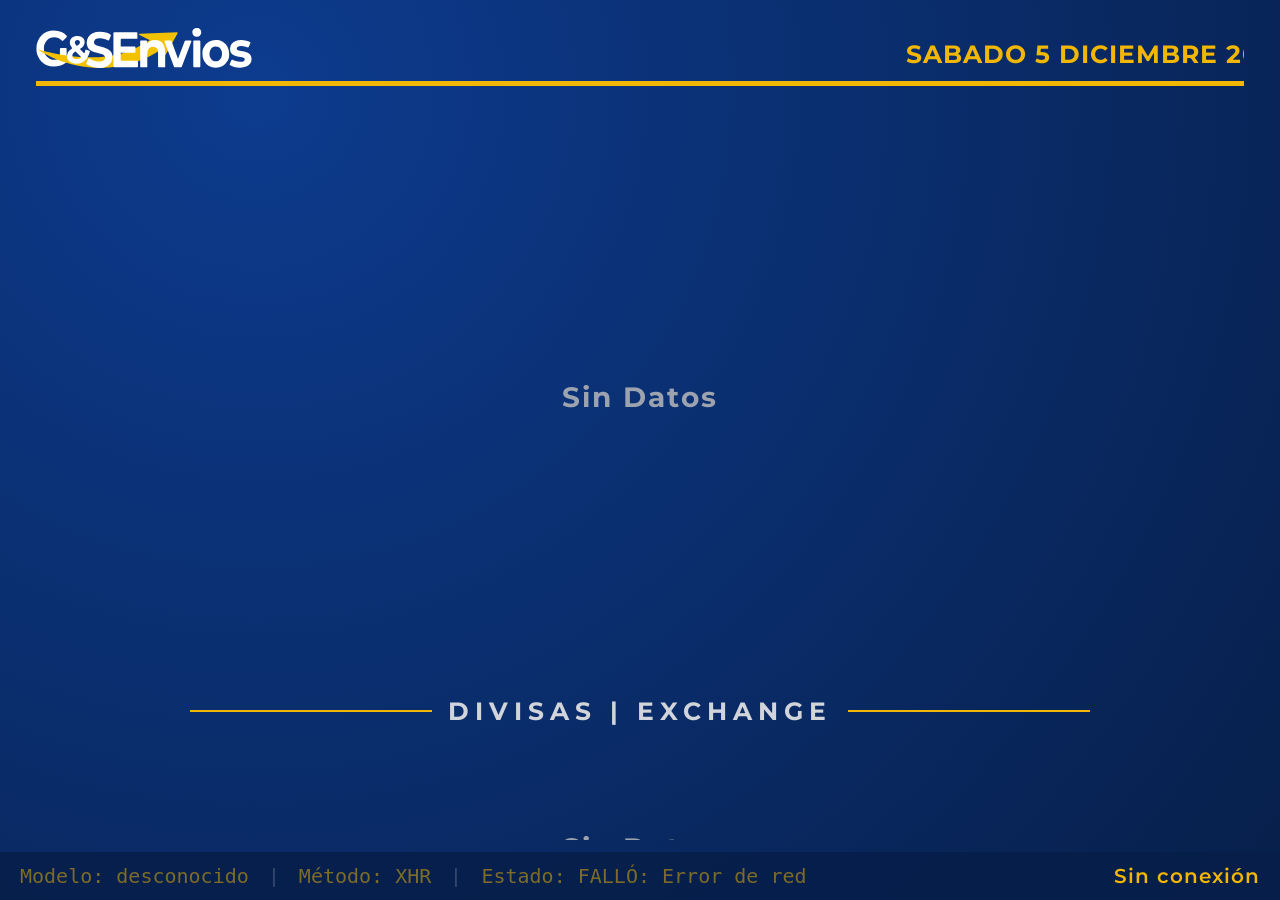
<file: index.html>
<!doctype html>
<html lang="es">

<head>
    <meta charset="UTF-8" />
    <meta name="viewport" content="width=device-width, initial-scale=1.0, user-scalable=no" />
    <meta http-equiv="refresh" content="3600000">
    <title>G&amp;SENVIOS - Tasas de Cambio</title>
    <link rel="preconnect" href="https://fonts.googleapis.com" />
    <link rel="preconnect" href="https://fonts.gstatic.com" crossorigin />
    <link href="https://fonts.googleapis.com/css2?family=Montserrat:ital,wght@0,100..900;1,100..900&display=swap"
        rel="stylesheet" />
    <style>
        * {
            margin: 0;
            padding: 0;
            -webkit-box-sizing: border-box;
            box-sizing: border-box;
        }

        html {
            width: 100%;
            height: 100%;
        }

        body {
            width: 100%;
            height: 100%;
            overflow: hidden;
            font-family: "Montserrat", "Segoe UI", Arial, Helvetica, sans-serif;
            background: -webkit-radial-gradient(20% 10%, circle, #0D3B8E 0%, #071F4A 100%);
            background: radial-gradient(circle at 20% 10%, #0D3B8E 0%, #071F4A 100%);
            color: #FFFFFF;
        }

        /* ========== CLEARFIX ========== */
        .cf:after,
        .countries-grid:after,
        .currencies-slide:after,
        .country-card:after,
        .currency-item:after {
            content: "";
            display: table;
            clear: both;
        }

        .cf,
        .countries-grid,
        .currencies-slide,
        .country-card,
        .currency-item {
            zoom: 1;
        }

        /* ========== LAYOUT CON % SOLO EN HEIGHT Y WIDTH ========== */
        .main-layout {
            width: 100%;
            height: 100%;
            padding: 22px 36px 14px 36px;
            overflow: hidden;
        }

        /* ========== HEADER ========== */
        .header {
            width: 100%;
            height: 7.41%;
            padding-bottom: 18px;
            border-bottom: 5px solid #F2B705;
            margin-bottom: 28px;
            overflow: hidden;
            zoom: 1;
        }

        .header-left {
            float: left;
            width: 28%;
            text-align: left;
            font-size: 30px;
        }

        .header-center {
            float: left;
            width: 44%;
            text-align: center;
            font-size: 30px;
            font-weight: 800;
            color: #FFFFFF;
            letter-spacing: 3px;
            text-transform: uppercase;
            padding-top: 14px;
            white-space: nowrap;
            overflow: hidden;
            text-overflow: ellipsis;
        }

        .header-right {
            float: right;
            width: 28%;
            text-align: right;
            font-size: 25px;
            font-weight: 700;
            color: #F2B705;
            letter-spacing: 1px;
            white-space: nowrap;
            padding-top: 16px;
            line-height: 1.3;
        }

        .logo {
            height: 40px;
            width: auto;
            float: left;
            margin-top: 6px;
            margin-right: 14px;
            display: block;
        }

        .logo-fallback {
            font-size: 30px;
            font-weight: 800;
            color: #FFFFFF;
            letter-spacing: 3px;
            float: left;
            padding-top: 10px;
            display: none;
        }

        /* ========== CONTENEDOR PRINCIPAL ========== */
        .content-container {
            width: 100%;
            height: 84%;
            overflow: hidden;
        }

        .shipments-section {
            width: 100%;
            height: 78%;
            overflow: hidden;
            position: relative;
        }

        /* ========== DIVISOR ========== */
        .divider-section {
            width: 100%;
            height: 5%;
            min-height: 62px;
            text-align: center;
            line-height: 62px;
            font-size: 0;
        }

        .section-divider-line {
            display: inline-block;
            width: 20%;
            height: 2px;
            background: #F2B705;
            vertical-align: middle;
            margin: 0 16px;
        }

        .section-divider-text {
            font-size: 25px;
            font-weight: 700;
            letter-spacing: 6px;
            color: #d1d5db;
            text-transform: uppercase;
            display: inline-block;
            vertical-align: middle;
            white-space: nowrap;
            line-height: normal;
        }

        .carousel-section {
            width: 100%;
            height: 29.26%;
            padding-top: 12px;
            overflow: hidden;
            position: relative;
        }

        /* ========== MENSAJE SIN DATOS ========== */
        .no-data-message {
            position: absolute;
            top: 0;
            left: 0;
            width: 100%;
            height: 100%;
            display: table;
            text-align: center;
            z-index: 10;
        }

        .no-data-message span {
            display: table-cell;
            vertical-align: middle;
            font-size: 28px;
            font-weight: 700;
            color: #9CA3AF;
            letter-spacing: 2px;
        }

        /* ========== TARJETAS DE ENVÍO ========== */
        .countries-grid {
            width: 100%;
            height: 100%;
            overflow: hidden;
            zoom: 1;
        }

        .country-card {
            float: left;
            width: 31.5%;
            margin-right: 2.75%;
            margin-bottom: 1.5%;
            background: #0D3B8E;
            background: -webkit-linear-gradient(135deg, #0D3B8E, #071F4A);
            background: linear-gradient(135deg, #0D3B8E, #071F4A);
            -webkit-box-shadow: 0 6px 16px rgba(0, 0, 0, 0.25);
            box-shadow: 0 6px 16px rgba(0, 0, 0, 0.25);
            border: 1px solid rgba(255, 255, 255, 0.15);
            border-left: 10px solid #F2B705;
            border-radius: 18px;
            padding: 26px 22px;
            overflow: hidden;
            zoom: 1;
        }

        .country-card.last-in-row {
            margin-right: 0;
        }

        .country-card:nth-child(3n+1) {
            clear: left;
        }

        .country-flag {
            float: left;
            width: 88px;
            height: 88px;
            border-radius: 50%;
            border: 4px solid #F2B705;
            margin-right: 20px;
            background-color: #071F4A;
            background-repeat: no-repeat;
            background-position: center center;
            -webkit-background-size: cover;
            background-size: cover;
            display: block;
        }

        .flag-fallback {
            float: left;
            width: 88px;
            height: 88px;
            border-radius: 50%;
            background-color: #071F4A;
            text-align: center;
            line-height: 88px;
            font-size: 28px;
            font-weight: 800;
            color: #F2B705;
            border: 4px solid #F2B705;
            margin-right: 20px;
            display: none;
        }

        .country-info {
            float: left;
            width: calc(100% - 108px);
            text-align: left;
            padding-top: 6px;
        }

        .country-name {
            font-size: 22px;
            font-weight: 700;
            text-transform: uppercase;
            margin-bottom: 8px;
            color: #FFFFFF;
            letter-spacing: 1px;
            white-space: nowrap;
            overflow: hidden;
            text-overflow: ellipsis;
        }

        .country-value {
            font-size: 42px;
            font-weight: 800;
            color: #F2B705;
            line-height: 1.1;
            letter-spacing: 1px;
            white-space: nowrap;
            overflow: hidden;
            text-overflow: ellipsis;
            transition: color 0.3s ease;
        }

        .country-value.disabled {
            font-size: 20px;
            color: #9CA3AF;
            white-space: normal;
            font-weight: 600;
        }

        /* ========== ANIMACIÓN DE PARPADEO ========== */
        @-webkit-keyframes blinkUpdate {
            0% {
                color: #F2B705;
            }

            25% {
                color: #FFFFFF;
            }

            50% {
                color: #F2B705;
            }

            75% {
                color: #FFFFFF;
            }

            100% {
                color: #F2B705;
            }
        }

        @keyframes blinkUpdate {
            0% {
                color: #F2B705;
            }

            25% {
                color: #FFFFFF;
            }

            50% {
                color: #F2B705;
            }

            75% {
                color: #FFFFFF;
            }

            100% {
                color: #F2B705;
            }
        }

        .country-value.updating,
        .currency-value.updating {
            -webkit-animation: blinkUpdate 0.6s ease-in-out 3;
            animation: blinkUpdate 0.6s ease-in-out 3;
        }

        /* ========== CARRUSEL DE DIVISAS ========== */
        .currencies-slide {
            width: 100%;
            height: 100%;
            overflow: hidden;
            zoom: 1;
        }

        .currency-item {
            float: left;
            width: 24%;
            margin-right: 1.33%;
            background: #0D3B8E;
            background: -webkit-linear-gradient(135deg, #0D3B8E, #071F4A);
            background: linear-gradient(135deg, #0D3B8E, #071F4A);
            border: 1px solid rgba(255, 255, 255, 0.15);
            border-bottom: 6px solid #F2B705;
            border-radius: 16px;
            padding: 20px 16px;
            overflow: hidden;
            -webkit-box-shadow: 0 4px 12px rgba(0, 0, 0, 0.22);
            box-shadow: 0 4px 12px rgba(0, 0, 0, 0.22);
            zoom: 1;
        }

        .currency-item.last-in-row {
            margin-right: 0;
        }

        .currency-flag {
            float: left;
            width: 64px;
            height: 64px;
            border-radius: 50%;
            border: 3px solid #F2B705;
            margin-right: 16px;
            background-color: #071F4A;
            background-repeat: no-repeat;
            background-position: center center;
            -webkit-background-size: cover;
            background-size: cover;
            display: block;
        }

        .currency-flag-fallback {
            float: left;
            width: 64px;
            height: 64px;
            border-radius: 50%;
            background-color: #071F4A;
            text-align: center;
            line-height: 64px;
            font-size: 18px;
            font-weight: 800;
            color: #F2B705;
            border: 3px solid #F2B705;
            margin-right: 16px;
            display: none;
        }

        .currency-info {
            float: left;
            width: calc(100% - 80px);
            text-align: left;
            padding-top: 4px;
        }

        .currency-name {
            font-size: 20px;
            font-weight: 700;
            color: #FFFFFF;
            margin-bottom: 8px;
            letter-spacing: 0.5px;
            white-space: nowrap;
            overflow: hidden;
            text-overflow: ellipsis;
        }

        .currency-value {
            font-size: 28px;
            font-weight: 800;
            color: #F2B705;
            letter-spacing: 0.5px;
            white-space: nowrap;
            overflow: hidden;
            text-overflow: ellipsis;
            transition: color 0.3s ease;
        }

        /* ========== LOADER ========== */
        .loader-overlay {
            position: fixed;
            top: 0;
            left: 0;
            width: 100%;
            height: 100%;
            background: #071F4A;
            z-index: 9999;
            opacity: 1;
            text-align: center;
            line-height: 100vh;
            transition: opacity 0.3s ease;
        }

        .loader-overlay:before {
            content: '';
            display: inline-block;
            height: 100%;
            vertical-align: middle;
        }

        .loader-overlay.hidden {
            opacity: 0;
            display: none;
        }

        .loader-container {
            display: inline-block;
            vertical-align: middle;
            text-align: center;
            line-height: normal;
        }

        .loader-text {
            color: #F2B705;
            font-size: 28px;
            font-weight: 700;
            letter-spacing: 4px;
            text-transform: uppercase;
            background: #071F4A;
            padding: 20px 40px;
            display: inline-block;
            -webkit-animation: textPulse 1.5s ease-in-out infinite;
            animation: textPulse 1.5s ease-in-out infinite;
        }

        .loader-spinner {
            display: none;
        }

        @-webkit-keyframes textPulse {
            0% {
                opacity: 0.5;
            }

            50% {
                opacity: 1;
            }

            100% {
                opacity: 0.5;
            }
        }

        @keyframes textPulse {
            0% {
                opacity: 0.5;
            }

            50% {
                opacity: 1;
            }

            100% {
                opacity: 0.5;
            }
        }

        /* ========== FOOTER ========== */
        #main-footer {
            position: fixed;
            bottom: 0;
            left: 0;
            width: 100%;
            z-index: 99997;
            background: rgba(7, 31, 74, 0.90);
            padding: 10px 20px;
            display: -webkit-box;
            -webkit-box-orient: horizontal;
            -webkit-box-pack: justify;
            -webkit-box-align: center;
            display: flex;
            flex-direction: row;
            justify-content: space-between;
            align-items: center;
            font-family: "Montserrat", "Segoe UI", Arial, Helvetica, sans-serif;
        }

        /* ========== PANEL DEBUG ========== */
        #debug-info {
            font-size: 20px;
            color: rgba(242, 183, 5, 0.50);
            font-family: monospace;
            line-height: 1.4;
            white-space: nowrap;
            overflow: hidden;
            text-overflow: ellipsis;
            max-width: 70%;
        }

        .debug-separator {
            color: rgba(255, 255, 255, 0.25) !important;
            margin: 0 10px;
            font-family: "Montserrat", "Segoe UI", Arial, Helvetica, sans-serif;
        }

        /* ========== INDICADOR DE ACTUALIZACIÓN ========== */
        .update-indicator {
            font-size: 20px;
            font-weight: 600;
            letter-spacing: 1px;
            color: #F2B705;
            white-space: nowrap;
            flex-shrink: 0;
            margin-left: 20px;
            transition: color 0.3s ease;
        }

        .update-indicator.updating-state {
            color: #FFFFFF;
            -webkit-animation: pulseIndicator 1s ease-in-out infinite;
            animation: pulseIndicator 1s ease-in-out infinite;
        }

        @-webkit-keyframes pulseIndicator {
            0% {
                opacity: 0.6;
            }

            50% {
                opacity: 1;
            }

            100% {
                opacity: 0.6;
            }
        }

        @keyframes pulseIndicator {
            0% {
                opacity: 0.6;
            }

            50% {
                opacity: 1;
            }

            100% {
                opacity: 0.6;
            }
        }

        ::-webkit-scrollbar {
            width: 5px;
        }

        ::-webkit-scrollbar-track {
            background: #071F4A;
            border-radius: 3px;
        }

        ::-webkit-scrollbar-thumb {
            background: #F2B705;
            border-radius: 3px;
        }
    </style>
</head>

<body>
    <div class="main-layout">
        <div class="header cf">
            <div class="header-left">
                <img id="main-logo" src="assets/logo/logo_claro.svg" class="logo" alt="G&amp;SENVIOS" />
                <div id="logo-fallback" class="logo-fallback">G&amp;SENVIOS</div>
            </div>
            <div id="agency-name" class="header-center">OFICINA PRINCIPAL</div>
            <div id="current-date" class="header-right">CARGANDO...</div>
        </div>

        <div class="content-container">
            <div class="shipments-section" id="shipments-section">
                <div id="rates-grid" class="countries-grid cf"></div>
                <div id="no-data-shipments" class="no-data-message" style="display:none;">
                    <span>Sin Datos</span>
                </div>
            </div>

            <div class="divider-section">
                <span class="section-divider-line"></span>
                <span class="section-divider-text">DIVISAS | EXCHANGE</span>
                <span class="section-divider-line"></span>
            </div>

            <div class="carousel-section" id="carousel-section">
                <div id="currencies-slide" class="currencies-slide cf"></div>
                <div id="no-data-currencies" class="no-data-message" style="display:none;">
                    <span>Sin Datos</span>
                </div>
            </div>
        </div>
    </div>

    <div id="loader-overlay" class="loader-overlay">
        <div class="loader-container">
            <div class="loader-spinner"></div>
            <div class="loader-text">Cargando tasas de cambio...</div>
        </div>
    </div>

    <!-- FOOTER -->
    <footer id="main-footer">
        <div id="debug-info">
            Modelo: <span id="db-modelo">---</span>
            <span class="debug-separator">|</span>
            Método: <span id="db-metodo">---</span>
            <span class="debug-separator">|</span>
            Estado: <span id="db-estado">---</span>
        </div>
        <div id="update-indicator" class="update-indicator" style="display:none;">
            Actualizado: --:--
        </div>
    </footer>

    <script>
        /* ========== DETECCIÓN DE MODELO ========== */
        (function () {
            var ua = navigator.userAgent;
            var modelo = '';
            if (ua.indexOf('Maple2012') > -1) {
                modelo = 's2-maple';
            } else if (ua.indexOf('Tizen 2.4') > -1 || ua.indexOf('SamsungBrowser/1.1') > -1) {
                modelo = 's4-tizen24';
            } else if (ua.indexOf('Tizen 3') > -1 || ua.indexOf('Chrome/47') > -1) {
                modelo = 's5-tizen30';
            }
            if (modelo) document.body.className = modelo;
            window.MODELO_TIZEN = modelo || 'desconocido';
            window.USAR_JSONP = (modelo === 's4-tizen24');
        })();

        window.onerror = function (msg, url, line, col, error) {
            // Suprimir errores de scripts externos (JSONP, Google Apps Script)
            if (msg === 'Script error.' || msg === 'Script error' || line === 0) {
                return true;
            }
            var errorDiv = document.createElement('div');
            errorDiv.style.position = 'fixed';
            errorDiv.style.top = '0';
            errorDiv.style.left = '0';
            errorDiv.style.zIndex = '99999';
            errorDiv.style.background = 'red';
            errorDiv.style.color = 'white';
            errorDiv.style.padding = '10px';
            errorDiv.style.fontSize = '16px';
            errorDiv.style.maxWidth = '100%';
            errorDiv.style.wordWrap = 'break-word';
            errorDiv.innerHTML = 'Error: ' + msg + '<br>Linea: ' + line;
            document.body.appendChild(errorDiv);
            var loader = document.getElementById('loader-overlay');
            if (loader) loader.className = 'loader-overlay hidden';
            return false;
        };

        (function () {
            var log = (typeof console !== "undefined" && console.log)
                ? function (msg) { console.log(msg); }
                : function () { };

            var PRODUCTION = false;
            var USE_MOCK = false;
            var DATA_REFRESH_INTERVAL = 30000;
            /* var DATA_REFRESH_INTERVAL = 600000; */
            var RETRY_INTERVAL = 60000;
            var CAROUSEL_INTERVAL = 10000;

            var isLoading = false;
            var retryTimer = null;
            var refreshTimer = null;
            var currentSlide = 0;
            var slideTimer = null;
            var shipmentsData = [];
            var currenciesData = [];
            var currenciesCarousel = [];
            var firstLoad = true;

            var agencyList = {
                default: { name: "", url: "https://script.google.com/macros/s/AKfycbwmNgg2V8PzcWHrOXSD8mNA4MALz46u50xb9Ol15Svj5D5A1bDOvKxLUs2krySTT8Behg/exec" },
                badalona: { name: "Agencia Badalona", url: "https://script.google.com/macros/s/AKfycbzukMdtwjOwY7vs6JnAfqRGoCLLCF0RMSSumKoHG6Pt4wyNGbgwPahn-qyQciu6PJYC/exec" },
                casal: { name: "Agencia Casal", url: "https://script.google.com/macros/s/AKfycbzn-3p6uI0J4O_LU-wVBLRQ1BdUXi6G097h8H9S5eNC0s-p3v3qgsMSuSQ_dv4UXp7C/exec" },
                lepanto: { name: "Agencia Lepanto", url: "https://script.google.com/macros/s/AKfycbwc0PdseRvXCK0h6jDOgVno5OCdzEAFOCftk_Cni81Df7V_nwx5UuACGK_GKXiXBe062w/exec" },
                jcosta: { name: "Agencia Joaquin Costa", url: "https://script.google.com/macros/s/AKfycbyIDJ2xIHzWUB4m6UJP1LqCzAOW5boMj9UsfL-mYWGdNQfF7KoISJ9GhDkMjlr3O2_e/exec" },
                mas: { name: "Agencia Mas", url: "https://script.google.com/macros/s/AKfycbyZi4uRVzVXp8G4rzguF-u4bN_0qEeAXUa8VFNwGe8jzrep3Y9vuLxbPd9n8AHLaF5E/exec" },
                moncunil: { name: "Agencia Moncunil", url: "https://script.google.com/macros/s/AKfycbxzC-4yEinKQdi-MplwYv1aNWVW2Kut0zydL2hJIXIssgcl0g-X7Y1jvvjOEgjQWKbp/exec" },
                paralel: { name: "Agencia Paralel", url: "https://script.google.com/macros/s/AKfycbwqZ4wi_L5j76JpYTnwGFSN9P0CrZ2ty2gFCbLbPOm7Cu5E6qcIJgSiHjCs1mJifTpujw/exec" },
                rblanca: { name: "Agencia Riera Blanca", url: "https://script.google.com/macros/s/AKfycbzmQo9JI2ukWRxa3TDtJ0Q1vW6DAa7vQmu6cwA7yf0tZAOts1sMkldRv2EqY2K-Ii2DWA/exec" },
                rescuder: { name: "Agencia Riera Escuder", url: "https://script.google.com/macros/s/AKfycbwQv7HI2R2eYAl4RK1VS--xu2SQU4wDsuk9ic69xqWF2bzX9gkzl12vySegqoAFuvSf/exec" },
            };

            var flagMap = {
                HN: "assets/flags/hn.svg", CO: "assets/flags/co.svg", DO: "assets/flags/do.svg",
                BO: "assets/flags/bo.svg", EC: "assets/flags/ec.svg", NI: "assets/flags/ni.svg",
                PY: "assets/flags/py.svg", PE: "assets/flags/pe.svg", MA: "assets/flags/ma.svg",
                PK: "assets/flags/pk.svg", BR: "assets/flags/br.svg", PH: "assets/flags/ph.svg",
                USD: "assets/flags/us.svg", GBP: "assets/flags/gb.svg", CHF: "assets/flags/ch.svg",
                JPY: "assets/flags/jp.svg", CAD: "assets/flags/ca.svg", AUD: "assets/flags/au.svg",
                MXN: "assets/flags/mx.svg", KRW: "assets/flags/kr.svg", CNY: "assets/flags/cn.svg",
                MAD: "assets/flags/ma.svg", DOP: "assets/flags/do.svg", HKD: "assets/flags/hk.svg",
            };

            var MOCK_DATA = [
                { type: "shipment", code: "HN", name: "Honduras", value: "30.86", order: 1, active: true },
                { type: "shipment", code: "CO", name: "Colombia", value: "4136", order: 2, active: true },
                { type: "shipment", code: "DO", name: "R. Dominicana", value: "68.07", order: 3, active: true },
                { type: "shipment", code: "EC", name: "Ecuador", value: "1.154", order: 4, active: true },
                { type: "shipment", code: "BO", name: "Bolivia", value: "11.36", order: 5, active: true },
                { type: "shipment", code: "PY", name: "Paraguay", value: "7108", order: 6, active: true },
                { type: "currency", code: "USD", name: "Dolar Americano", value: "1.0512", order: 1, active: true },
                { type: "currency", code: "GBP", name: "Libra Esterlina", value: "0.9421", order: 2, active: true },
                { type: "currency", code: "CHF", name: "Franco Suizo", value: "1.0234", order: 3, active: true },
            ];

            function $id(id) { return document.getElementById(id); }
            function trim(str) {
                if (str === undefined || str === null) return "";
                return str.replace(/^\s+|\s+$/g, "");
            }
            function cleanValue(str) {
                if (str === undefined || str === null) return "";
                return trim(str.toString());
            }

            function debugVisibility() {
                var debugBar = $id("debug-info");
                if (PRODUCTION) if (debugBar) debugBar.style.display = "none";
            }

            function updateDebug(modelo, metodo, estado) {
                var dbModelo = $id('db-modelo');
                var dbMetodo = $id('db-metodo');
                var dbEstado = $id('db-estado');
                if (dbModelo) dbModelo.innerHTML = modelo || '---';
                if (dbMetodo) dbMetodo.innerHTML = metodo || '---';
                if (dbEstado) dbEstado.innerHTML = estado || '---';
            }

            function showLoader() {
                var el = $id("loader-overlay");
                if (el) { el.className = "loader-overlay"; el.style.display = ""; }
            }
            function hideLoader() {
                var el = $id("loader-overlay");
                if (el) { el.className = "loader-overlay hidden"; }
            }

            function showNoData() {
                $id('no-data-shipments').style.display = '';
                $id('no-data-currencies').style.display = '';
                $id('rates-grid').innerHTML = '';
                $id('currencies-slide').innerHTML = '';
            }
            function hideNoData() {
                $id('no-data-shipments').style.display = 'none';
                $id('no-data-currencies').style.display = 'none';
            }

            function setUpdateIndicator(text, updating) {
                var el = $id('update-indicator');
                if (!el) return;
                el.innerHTML = text;
                el.style.display = '';
                el.className = updating ? 'update-indicator updating-state' : 'update-indicator';
            }

            function blinkUpdatedValues() {
                var countryValues = document.getElementsByClassName('country-value');
                for (var i = 0; i < countryValues.length; i++) {
                    var el = countryValues[i];
                    el.offsetHeight;
                    el.classList.add('updating');
                    (function (element) {
                        setTimeout(function () { element.classList.remove('updating'); }, 2000);
                    })(el);
                }
                var currencyValues = document.getElementsByClassName('currency-value');
                for (var j = 0; j < currencyValues.length; j++) {
                    var el2 = currencyValues[j];
                    el2.offsetHeight;
                    el2.classList.add('updating');
                    (function (element) {
                        setTimeout(function () { element.classList.remove('updating'); }, 2000);
                    })(el2);
                }
            }

            function updateShipmentValues() {
                var cards = document.getElementsByClassName('country-card');
                for (var i = 0; i < cards.length; i++) {
                    if (i < shipmentsData.length) {
                        var valEl = cards[i].getElementsByClassName('country-value')[0];
                        if (valEl) {
                            valEl.textContent = shipmentsData[i].value;
                            valEl.className = 'country-value' + (shipmentsData[i].value === 'No disponible' ? ' disabled' : '');
                        }
                    }
                }
            }

            function updateCurrencyValues() {
                var slide = $id('currencies-slide');
                if (!slide) return;
                var items = slide.getElementsByClassName('currency-item');
                var page = currenciesCarousel[currentSlide] || [];
                for (var i = 0; i < items.length; i++) {
                    if (i < page.length) {
                        var valEl = items[i].getElementsByClassName('currency-value')[0];
                        if (valEl) valEl.textContent = page[i].value;
                    }
                }
            }

            function initLogoFallback() {
                var logo = $id("main-logo");
                var fallback = $id("logo-fallback");
                if (!logo) return;
                logo.onerror = function () {
                    logo.style.display = "none";
                    if (fallback) fallback.style.display = "inline-block";
                };
            }

            function getAgencyFromURL() {
                var search = window.location.search;
                if (!search || search.length < 2) return "default";
                var pairs = search.substring(1).split("&");
                for (var i = 0; i < pairs.length; i++) {
                    var pair = pairs[i].split("=");
                    if (pair[0] === "agency" && pair[1] && agencyList[pair[1]]) return pair[1];
                }
                return "default";
            }

            function setAgencyName() {
                var agency = getAgencyFromURL();
                var name = USE_MOCK ? "PRUEBA" : agencyList[agency].name;
                var el = $id("agency-name");
                if (el) el.innerHTML = name;
                return agency;
            }

            function getCsvUrl() {
                var agency = getAgencyFromURL();
                return agencyList[agency].url;
            }

            function updateDate() {
                var el = $id("current-date");
                if (!el) return;
                var now = new Date();
                var days = ["DOMINGO", "LUNES", "MARTES", "MIERCOLES", "JUEVES", "VIERNES", "SABADO"];
                var months = ["ENERO", "FEBRERO", "MARZO", "ABRIL", "MAYO", "JUNIO", "JULIO", "AGOSTO", "SEPTIEMBRE", "OCTUBRE", "NOVIEMBRE", "DICIEMBRE"];
                var h = now.getHours(), m = now.getMinutes();
                var hs = h < 10 ? "0" + h : "" + h;
                var ms = m < 10 ? "0" + m : "" + m;
                el.innerHTML = days[now.getDay()] + " " + now.getDate() + " " + months[now.getMonth()] + " " + now.getFullYear() + " &middot; " + hs + ":" + ms;
            }

            function startClock() { updateDate(); setInterval(updateDate, 60000); }

            function formatNumber(num, decimals) {
                var mult = Math.pow(10, decimals);
                var rounded = Math.round(num * mult) / mult;
                var str = rounded.toFixed(decimals);
                var parts = str.split(".");
                var intPart = parts[0], decPart = parts.length > 1 ? parts[1] : "";
                var result = "", count = 0;
                for (var i = intPart.length - 1; i >= 0; i--) {
                    if (count > 0 && count % 3 === 0) result = "." + result;
                    result = intPart[i] + result;
                    count++;
                }
                if (decimals > 0 && decPart) result = result + "," + decPart;
                return result;
            }

            function formatShipmentValue(value, code) {
                if (!value || value === "") return "No disponible";
                var num = parseFloat(value.toString().replace(/,/g, "."));
                if (isNaN(num) || num === 0) return "No disponible";
                var countryDollars = ["NI", "EC"];
                for (var i = 0; i < countryDollars.length; i++) {
                    if (countryDollars[i] === code) return formatNumber(num, 4);
                }
                return num >= 1000 ? formatNumber(num, 0) : formatNumber(num, 2);
            }

            function formatCurrencyValue(value, code) {
                if (!value || value === "") return "No disponible";
                if (value.toString().indexOf(code) !== -1) return value;
                var num = parseFloat(value.toString().replace(/,/g, "."));
                if (isNaN(num) || num === 0) return "No disponible";
                return formatNumber(num, 4) + " " + code;
            }

            function createFlagHTML(code, cls, fbCls) {
                var uniqueId = Math.floor(Math.random() * 99999);
                return (
                    '<div class="' + cls + '" id="flag-' + cls + '-' + code + '-' + uniqueId + '"></div>' +
                    '<div class="' + fbCls + '" id="fb-' + fbCls + '-' + code + '">' + code + '</div>'
                );
            }

            function probeFlagImage(flagEl, fallbackEl, src) {
                if (!src || !flagEl) {
                    if (fallbackEl) fallbackEl.style.display = "block";
                    return;
                }
                var probe = new Image();
                probe.onload = function () {
                    flagEl.style.backgroundImage = "url(" + src + ")";
                    flagEl.style.display = "block";
                    if (fallbackEl) fallbackEl.style.display = "none";
                };
                probe.onerror = function () {
                    flagEl.style.display = "none";
                    if (fallbackEl) fallbackEl.style.display = "block";
                };
                probe.src = src;
            }

            function renderShipments() {
                var container = $id("rates-grid");
                if (!container) return;
                container.innerHTML = "";
                if (!shipmentsData || shipmentsData.length === 0) return;
                for (var i = 0; i < shipmentsData.length; i++) {
                    var item = shipmentsData[i];
                    var card = document.createElement("div");
                    var isLast = (i + 1) % 3 === 0;
                    var disabled = item.value === "No disponible" ? " disabled" : "";
                    card.className = "country-card" + (isLast ? " last-in-row" : "");
                    card.innerHTML =
                        createFlagHTML(item.code, "country-flag", "flag-fallback") +
                        '<div class="country-info">' +
                        '<div class="country-name">' + item.name + '</div>' +
                        '<div class="country-value' + disabled + '">' + item.value + '</div>' +
                        '</div>';
                    container.appendChild(card);
                    var flagEl = card.getElementsByClassName("country-flag")[0];
                    var fbEl = card.getElementsByClassName("flag-fallback")[0];
                    probeFlagImage(flagEl, fbEl, flagMap[item.code] || "");
                }
            }

            function buildCarouselPages() {
                currenciesCarousel = [];
                for (var i = 0; i < currenciesData.length; i += 4) {
                    var page = [];
                    for (var j = i; j < i + 4 && j < currenciesData.length; j++) {
                        page.push(currenciesData[j]);
                    }
                    currenciesCarousel.push(page);
                }
            }

            function renderCarouselSlide(index) {
                var container = $id("currencies-slide");
                if (!container) return;
                if (!currenciesCarousel || currenciesCarousel.length === 0) {
                    container.innerHTML = '';
                    return;
                }
                var page = currenciesCarousel[index];
                if (!page) return;
                var html = "";
                for (var i = 0; i < page.length; i++) {
                    var curr = page[i];
                    var isLast = (i + 1) % 4 === 0;
                    html +=
                        '<div class="currency-item' + (isLast ? " last-in-row" : "") + '">' +
                        createFlagHTML(curr.code, "currency-flag", "currency-flag-fallback") +
                        '<div class="currency-info">' +
                        '<div class="currency-name">' + curr.name + '</div>' +
                        '<div class="currency-value">' + curr.value + '</div>' +
                        '</div>' +
                        '</div>';
                }
                container.innerHTML = html;
                var items = container.getElementsByClassName("currency-item");
                for (var k = 0; k < items.length; k++) {
                    var fEl = items[k].getElementsByClassName("currency-flag")[0];
                    var fbEl = items[k].getElementsByClassName("currency-flag-fallback")[0];
                    var codeText = fbEl ? fbEl.innerHTML : "";
                    probeFlagImage(fEl, fbEl, flagMap[codeText] || "");
                }
            }

            function nextSlide() {
                if (currenciesCarousel.length <= 1) return;
                currentSlide = (currentSlide + 1) % currenciesCarousel.length;
                renderCarouselSlide(currentSlide);
            }

            function resetCarouselTimer() {
                if (slideTimer) clearInterval(slideTimer);
                slideTimer = null;
                if (currenciesCarousel.length > 1) {
                    slideTimer = setInterval(nextSlide, CAROUSEL_INTERVAL);
                }
            }

            function clearCarousel() {
                if (slideTimer) clearInterval(slideTimer);
                slideTimer = null;
                $id('currencies-slide').innerHTML = '';
            }

            function initCarousel() {
                if (currenciesCarousel.length === 0) return;
                currentSlide = 0;
                renderCarouselSlide(0);
                resetCarouselTimer();
            }

            function parseCSV(csvText) {
                var lines = csvText.replace(/\r/g, "").split("\n");
                if (lines.length < 2) return { shipments: [], currencies: [] };
                var rawHeaders = lines[0].split(",");
                var headers = [];
                for (var h = 0; h < rawHeaders.length; h++) {
                    headers.push(trim(rawHeaders[h]).toLowerCase());
                }
                var shipmentsTemp = [];
                var currenciesTemp = [];
                for (var i = 1; i < lines.length; i++) {
                    var line = trim(lines[i]);
                    if (!line) continue;
                    var values = [];
                    var inQuote = false;
                    var current = "";
                    for (var c = 0; c < line.length; c++) {
                        var chr = line.charAt(c);
                        if (chr === '"') { inQuote = !inQuote; }
                        else if (chr === "," && !inQuote) { values.push(trim(current)); current = ""; }
                        else { current += chr; }
                    }
                    values.push(trim(current));
                    var obj = {};
                    for (var j = 0; j < headers.length; j++) {
                        obj[headers[j]] = values[j] || "";
                    }
                    var typeRaw = (obj.tipo || obj.type || "").toLowerCase();
                    var isShipment = typeRaw === "envio" || typeRaw === "envios" || typeRaw === "shipment";
                    var isCurrency = typeRaw === "divisa" || typeRaw === "divisas" || typeRaw === "currency";
                    if (!isShipment && !isCurrency) continue;
                    var code = (obj.codigo || obj.code || "").toUpperCase();
                    var name = cleanValue(obj.nombre || obj.name || "");
                    var valueRaw = cleanValue(obj.valor || obj.value || "");
                    var activeRaw = (obj.activo || obj.active || "").toLowerCase();
                    var active = activeRaw === "si" || activeRaw === "sí" || activeRaw === "true" || activeRaw === "1";
                    var order = parseInt(obj.orden || obj.order || "999", 10);
                    if (isNaN(order)) order = 999;
                    if (!active) continue;
                    var formatted = isShipment ? formatShipmentValue(valueRaw, code) : formatCurrencyValue(valueRaw, code);
                    var record = { code: code, name: name, value: formatted, order: order };
                    if (isShipment) shipmentsTemp.push(record);
                    else currenciesTemp.push(record);
                }
                shipmentsTemp.sort(function (a, b) { return a.order - b.order; });
                currenciesTemp.sort(function (a, b) { return a.order - b.order; });
                return { shipments: shipmentsTemp, currencies: currenciesTemp };
            }

            function createXHR() {
                if (window.XMLHttpRequest) return new XMLHttpRequest();
                try { return new ActiveXObject("Msxml2.XMLHTTP.6.0"); } catch (e) { }
                try { return new ActiveXObject("Microsoft.XMLHTTP"); } catch (e) { }
                return null;
            }

            function loadViaXHR(url, callback) {
                var xhr = createXHR();
                if (!xhr) { callback(new Error("XHR no disponible"), null); return; }
                var timeout = setTimeout(function () {
                    xhr.abort();
                    callback(new Error("Timeout"), null);
                }, 15000);
                xhr.open("GET", url, true);
                xhr.onreadystatechange = function () {
                    if (xhr.readyState === 4) {
                        clearTimeout(timeout);
                        if (xhr.status === 200) {
                            callback(null, xhr.responseText);
                        } else if (xhr.status === 0) {
                            callback(new Error("CORS bloqueado"), null);
                        } else {
                            callback(new Error("HTTP " + xhr.status), null);
                        }
                    }
                };
                xhr.onerror = function () { clearTimeout(timeout); callback(new Error("Error de red"), null); };
                try { xhr.send(); } catch (e) { clearTimeout(timeout); callback(new Error(e.message), null); }
            }

            /* ========== JSONP CON TIMEOUT EXTENDIDO PARA S4 ========== */
            function loadViaJSONP(url, callback) {
                var callbackName = 'jsonp_' + Math.floor(Math.random() * 999999);
                var timeoutMs = 30000; // 30 segundos para S4

                log('JSONP: creando callback ' + callbackName + ' (timeout: ' + (timeoutMs / 1000) + 's)');

                var timeout = setTimeout(function () {
                    delete window[callbackName];
                    log('JSONP: timeout después de ' + (timeoutMs / 1000) + 's');
                    callback(new Error("JSONP timeout"), null);
                }, timeoutMs);

                window[callbackName] = function (data) {
                    clearTimeout(timeout);
                    delete window[callbackName];
                    log('JSONP: callback recibido correctamente');
                    var csvText = (typeof data === 'string') ? data : (data.data || data.contents || JSON.stringify(data));
                    callback(null, csvText);
                };

                var script = document.createElement('script');
                script.src = url + (url.indexOf('?') === -1 ? '?' : '&') + 'callback=' + callbackName;
                log('JSONP: inyectando script');
                document.body.appendChild(script);
            }

            function loadCSV(callback) {
                var url = getCsvUrl();
                var fullUrl = url + "?nocache=" + new Date().getTime();
                var metodo = window.USAR_JSONP ? 'JSONP' : 'XHR';

                log("Cargando [" + metodo + "]: " + fullUrl);
                updateDebug(window.MODELO_TIZEN, metodo, 'Cargando...');

                var loadFn = window.USAR_JSONP ? loadViaJSONP : loadViaXHR;

                loadFn(fullUrl, function (err, data) {
                    if (!err) {
                        log('loadCSV: OK (' + data.length + ' bytes)');
                        updateDebug(window.MODELO_TIZEN, metodo, 'OK');
                        callback(null, data);
                        return;
                    }
                    log('loadCSV: ERROR - ' + err.message);
                    updateDebug(window.MODELO_TIZEN, metodo, 'FALLÓ: ' + err.message);
                    callback(err, null);
                });
            }

            function processMock() {
                var shipments = [];
                var currencies = [];
                for (var i = 0; i < MOCK_DATA.length; i++) {
                    var item = MOCK_DATA[i];
                    if (!item.active) continue;
                    var formattedValue = item.type === "shipment"
                        ? formatShipmentValue(item.value, item.code)
                        : formatCurrencyValue(item.value, item.code);
                    var rec = { code: item.code, name: item.name, value: formattedValue, order: item.order };
                    if (item.type === "shipment") shipments.push(rec);
                    else currencies.push(rec);
                }
                return { shipments: shipments, currencies: currencies };
            }

            function loadDataFromSource(callback) {
                if (USE_MOCK) {
                    updateDebug(window.MODELO_TIZEN, 'MOCK', 'Usando datos de prueba');
                    callback(null, processMock());
                    return;
                }
                loadCSV(function (err, csvText) {
                    if (err || !csvText) {
                        log('loadDataFromSource: ERROR - ' + (err ? err.message : 'sin texto'));
                        callback(new Error(err ? err.message : 'Sin respuesta'), null);
                        return;
                    }
                    var parsed = parseCSV(csvText);
                    if (parsed.shipments.length === 0 && parsed.currencies.length === 0) {
                        log('loadDataFromSource: CSV vacío');
                        callback(new Error('CSV vacío'), null);
                        return;
                    }
                    log('loadDataFromSource: OK - ' + parsed.shipments.length + ' envios, ' + parsed.currencies.length + ' divisas');
                    callback(null, parsed);
                });
            }

            /* ========== REFRESCO PRINCIPAL ========== */
            function refreshData(silent) {
                if (silent === undefined) silent = true;

                if (isLoading) {
                    log('Bloqueado por isLoading=true');
                    return;
                }
                isLoading = true;

                log('refreshData: silent=' + silent + ', firstLoad=' + firstLoad);

                if (!silent || firstLoad) showLoader();
                if (silent && !firstLoad) setUpdateIndicator('Actualizando...', true);

                loadDataFromSource(function (err, data) {
                    isLoading = false;

                    if (err) {
                        log('FALLÓ: ' + err.message);
                        updateDebug(window.MODELO_TIZEN, window.USAR_JSONP ? 'JSONP' : 'XHR', 'FALLÓ: ' + err.message);

                        if (shipmentsData.length === 0) {
                            showNoData();
                            clearCarousel();
                        }

                        if (!firstLoad) setUpdateIndicator('Sin conexión', false);

                        if (refreshTimer) { clearInterval(refreshTimer); refreshTimer = null; }
                        if (retryTimer) { clearTimeout(retryTimer); retryTimer = null; }

                        log('Programando reintento en ' + (RETRY_INTERVAL / 1000) + 's');
                        retryTimer = setTimeout(function () { refreshData(false); }, RETRY_INTERVAL);

                    } else {
                        log('OK: ' + data.shipments.length + ' envios, ' + data.currencies.length + ' divisas');
                        updateDebug(window.MODELO_TIZEN, window.USAR_JSONP ? 'JSONP' : 'XHR',
                            data.shipments.length + ' envios, ' + data.currencies.length + ' divisas');

                        if (retryTimer) { clearTimeout(retryTimer); retryTimer = null; }

                        var isFirstOrRecovery = (firstLoad || shipmentsData.length === 0);
                        shipmentsData = data.shipments;
                        currenciesData = data.currencies;

                        if (isFirstOrRecovery) {
                            log('Render completo');
                            hideNoData();
                            renderShipments();
                            buildCarouselPages();
                            initCarousel();
                        } else {
                            log('Actualizacion silenciosa');
                            updateShipmentValues();
                            buildCarouselPages();
                            /* CORRECCIÓN: Reiniciar carrusel en slide 0 al actualizar */
                            currentSlide = 0;
                            renderCarouselSlide(0);
                            resetCarouselTimer();
                            /* Actualizar valores después de renderizar */
                            updateCurrencyValues();
                        }

                        blinkUpdatedValues();

                        var now = new Date();
                        var h = now.getHours(), m = now.getMinutes();
                        var hs = h < 10 ? "0" + h : "" + h;
                        var ms = m < 10 ? "0" + m : "" + m;
                        setUpdateIndicator('Actualizado: ' + hs + ':' + ms, false);

                        /* CORRECCIÓN: Usar setTimeout recursivo en lugar de setInterval */
                        if (refreshTimer) { clearTimeout(refreshTimer); refreshTimer = null; }
                        log('Programando siguiente refresco en ' + (DATA_REFRESH_INTERVAL / 1000) + 's');
                        refreshTimer = setTimeout(function () { refreshData(true); }, DATA_REFRESH_INTERVAL);
                    }

                    if (firstLoad) {
                        hideLoader();
                        firstLoad = false;
                    }
                });
            }

            function init() {
                log("===== G&SENVIOS =====");
                log("Modelo: " + window.MODELO_TIZEN);
                log("Método: " + (window.USAR_JSONP ? 'JSONP' : 'XHR'));
                (PRODUCTION) ? debugVisibility() : updateDebug(window.MODELO_TIZEN, window.USAR_JSONP ? 'JSONP' : 'XHR', 'Iniciando...');
                initLogoFallback();
                setAgencyName();
                startClock();
                refreshData(false);
            }

            if (document.addEventListener) {
                document.addEventListener("DOMContentLoaded", init, false);
            } else if (document.attachEvent) {
                document.attachEvent("onreadystatechange", function () {
                    if (document.readyState === "complete") init();
                });
            } else {
                window.onload = init;
            }
        })();
    </script>
</body>

</html>
</file>
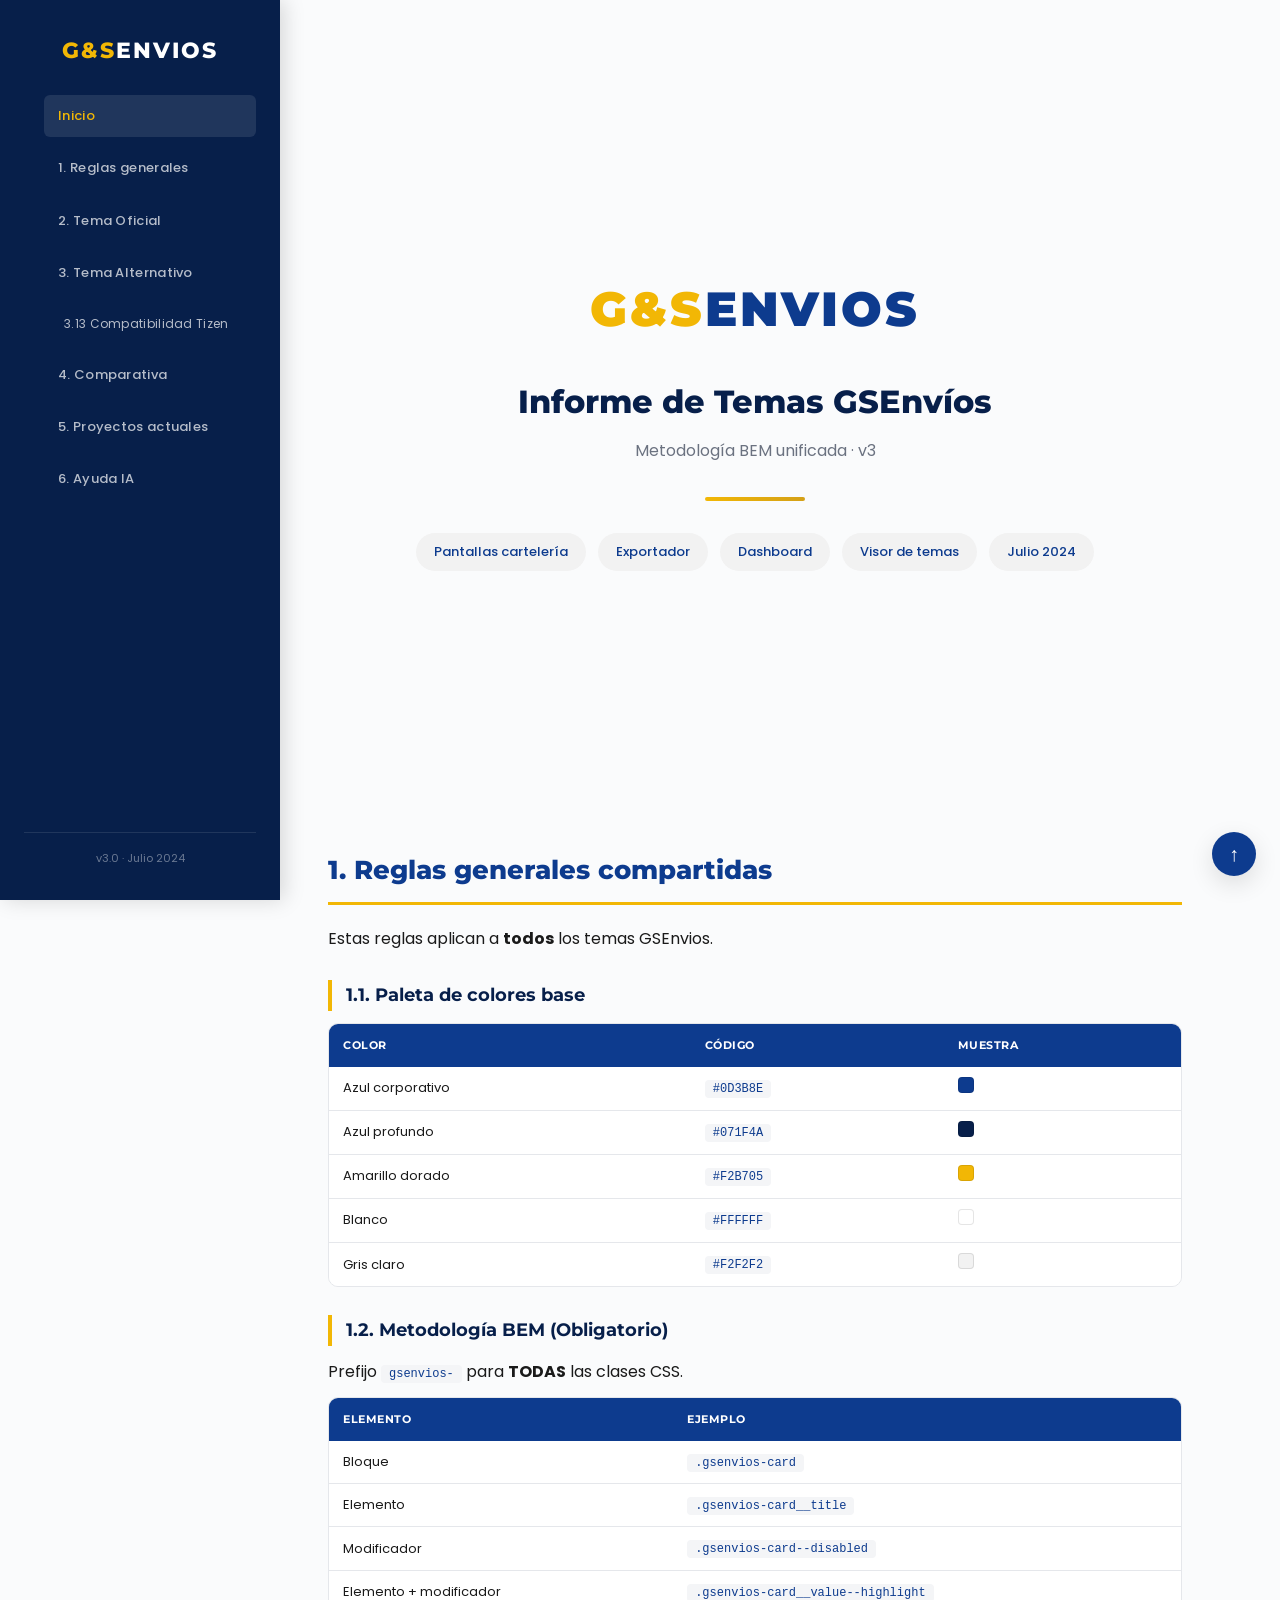
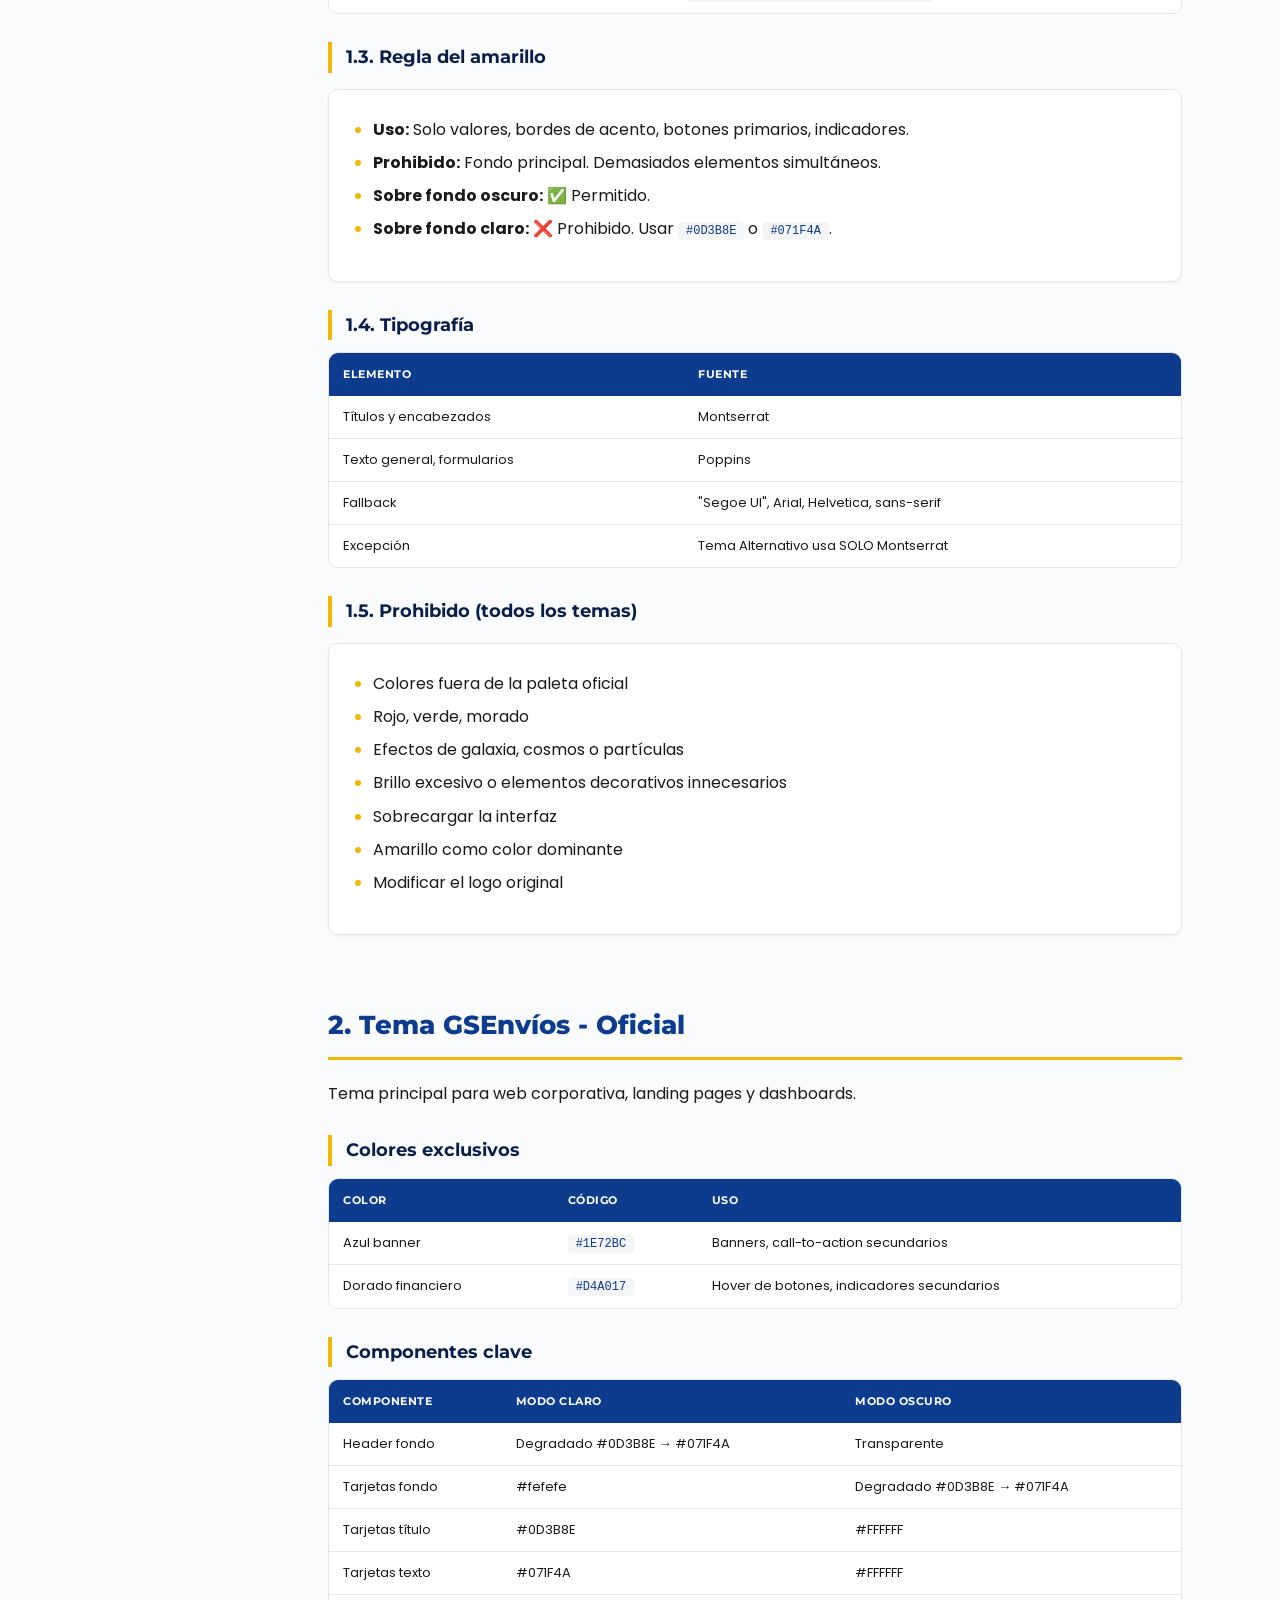
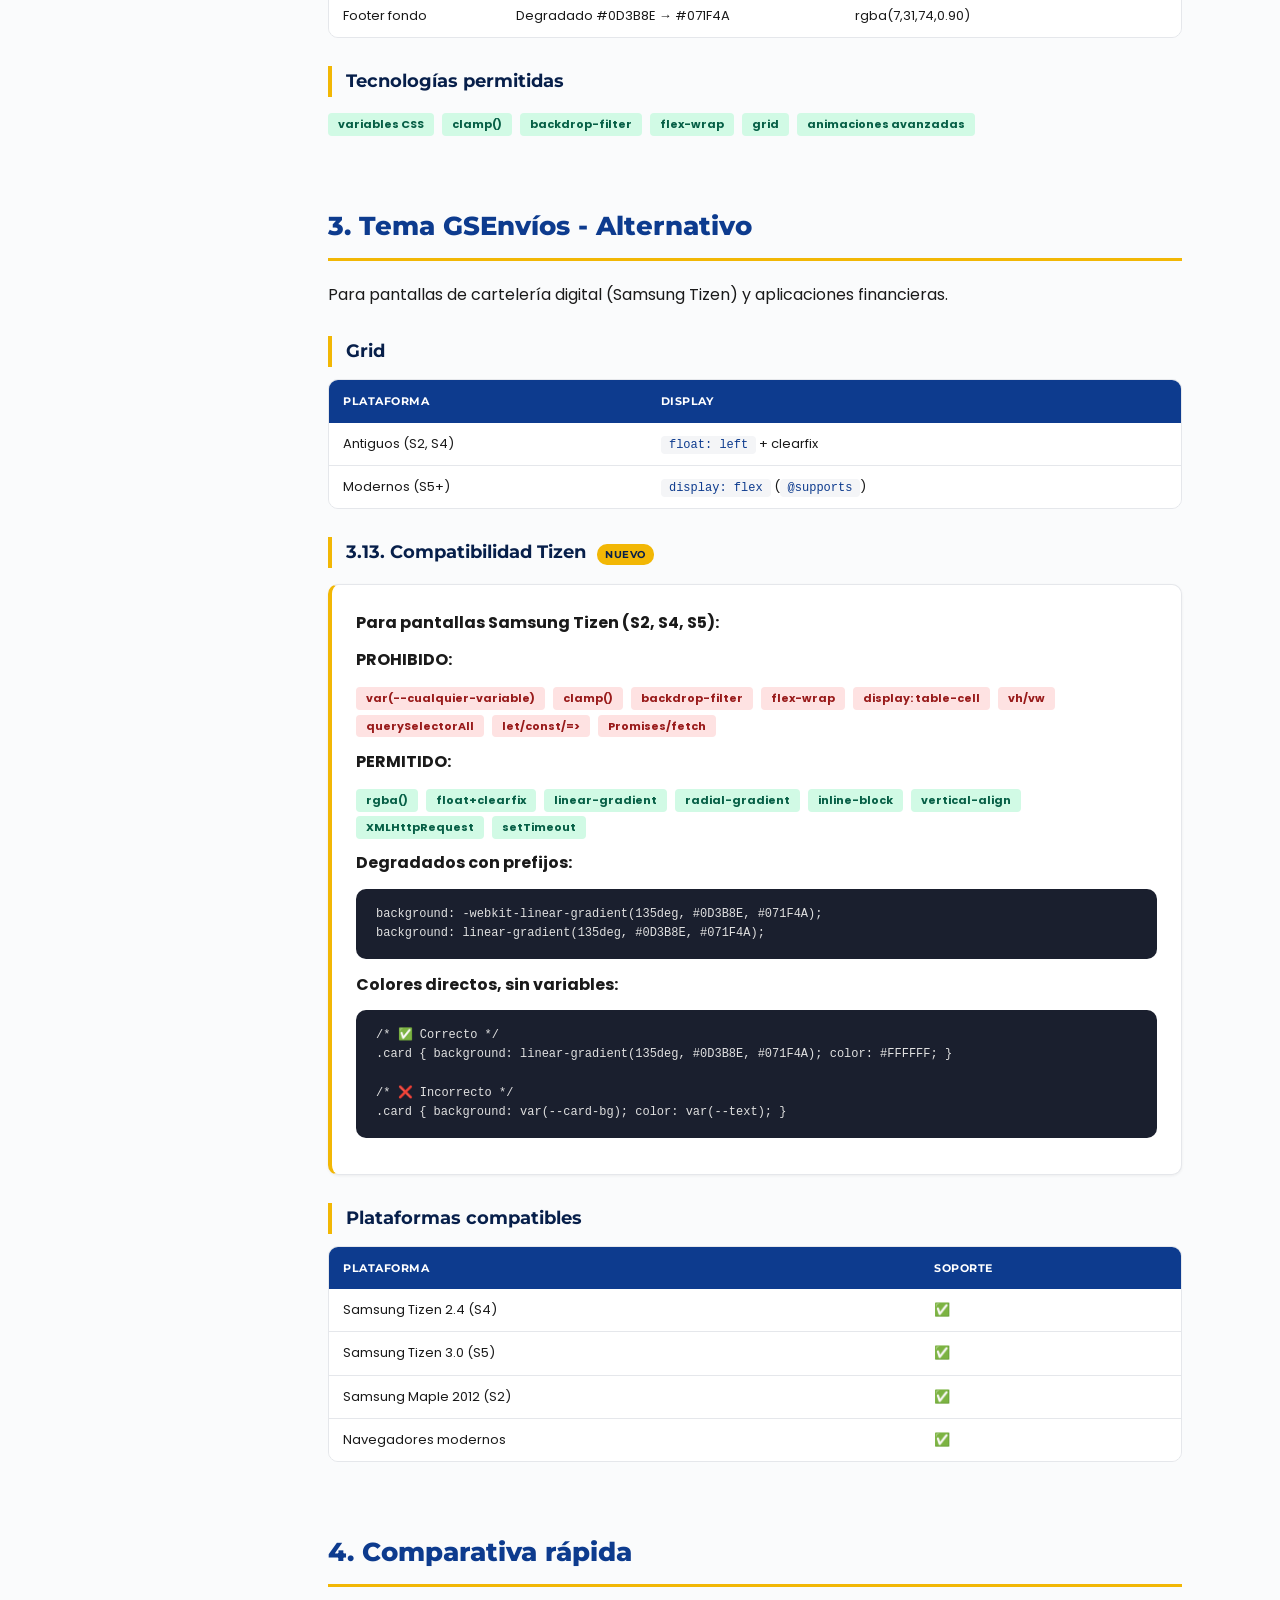
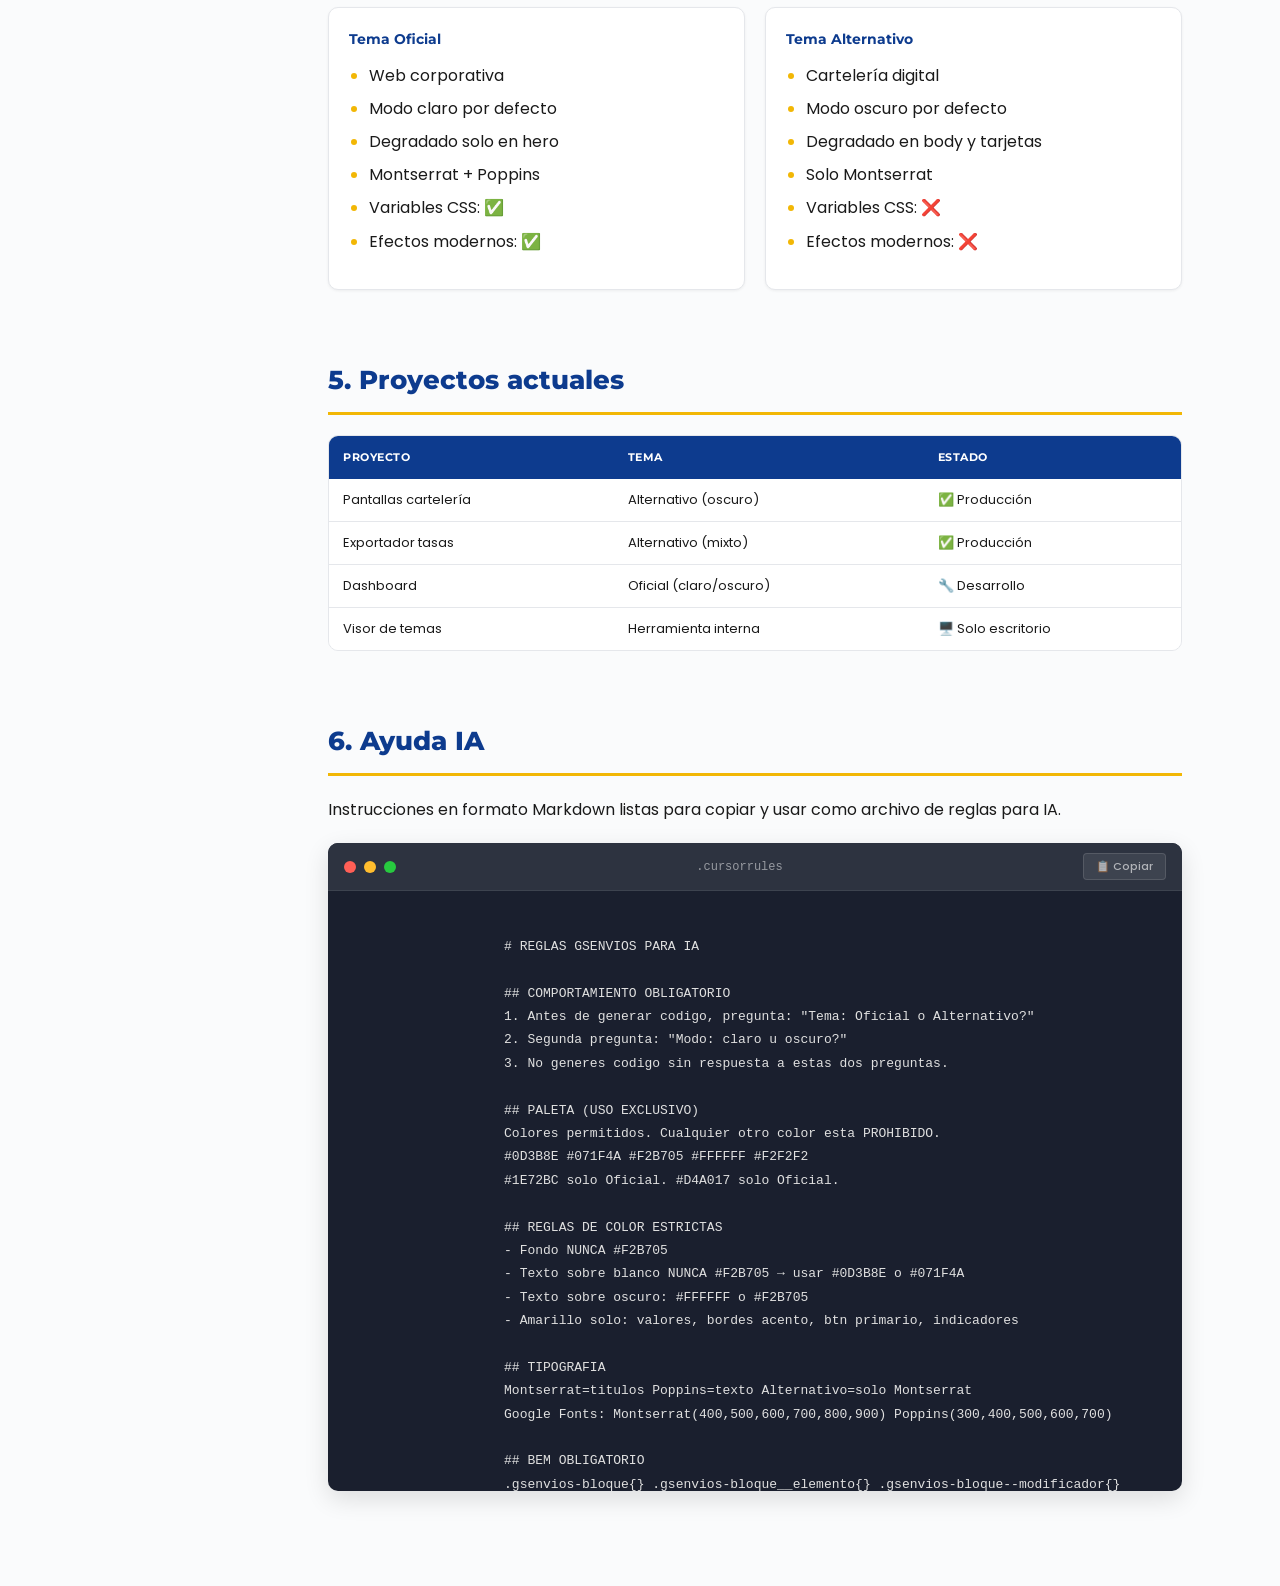
<file: rules.html>
<!doctype html>
<html lang="es">

<head>
    <meta charset="UTF-8" />
    <meta name="viewport" content="width=device-width, initial-scale=1.0" />
    <title>GSEnvíos - Informe de Temas v3</title>
    <link rel="preconnect" href="https://fonts.googleapis.com" />
    <link rel="preconnect" href="https://fonts.gstatic.com" crossorigin />
    <link
        href="https://fonts.googleapis.com/css2?family=Montserrat:ital,wght@0,400;0,500;0,600;0,700;0,800;0,900;1,400&family=Poppins:ital,wght@0,300;0,400;0,500;0,600;0,700;1,400&display=swap"
        rel="stylesheet" />
    <style>
        :root {
            --azul-corp: #0D3B8E;
            --azul-profundo: #071F4A;
            --amarillo: #F2B705;
            --blanco: #FFFFFF;
            --gris: #F2F2F2;
            --texto: #1a1a1a;
            --texto-sec: #6B7280;
            --borde: #E5E7EB;
            --sidebar-w: 280px;
            --shadow-sm: 0 1px 3px rgba(0, 0, 0, 0.06);
            --shadow-md: 0 4px 12px rgba(0, 0, 0, 0.08);
            --shadow-lg: 0 8px 24px rgba(0, 0, 0, 0.12);
            --radius: 10px;
            --transition: 0.2s ease;
        }

        * {
            margin: 0;
            padding: 0;
            box-sizing: border-box;
        }

        html {
            scroll-behavior: smooth;
        }

        body {
            font-family: "Poppins", "Segoe UI", Arial, sans-serif;
            color: var(--texto);
            line-height: 1.7;
            background: #fafbfc;
            display: flex;
            min-height: 100vh;
        }

        .sidebar {
            position: fixed;
            top: 0;
            left: 0;
            width: var(--sidebar-w);
            height: 100vh;
            background: var(--azul-profundo);
            color: var(--blanco);
            padding: 32px 24px;
            overflow-y: auto;
            z-index: 100;
            display: flex;
            flex-direction: column;
            gap: 24px;
            box-shadow: 4px 0 20px rgba(0, 0, 0, 0.15);
        }

        .sidebar__brand {
            font-family: "Montserrat", sans-serif;
            font-size: 22px;
            font-weight: 800;
            letter-spacing: 2px;
            text-align: center;
        }

        .sidebar__brand span {
            color: var(--amarillo);
        }

        .sidebar__nav {
            list-style: none;
            display: flex;
            flex-direction: column;
            gap: 4px;
        }

        .sidebar__nav a {
            display: block;
            color: rgba(255, 255, 255, 0.70);
            text-decoration: none;
            font-size: 13px;
            font-weight: 500;
            padding: 10px 14px;
            border-radius: 6px;
            transition: all var(--transition);
            letter-spacing: 0.3px;
        }

        .sidebar__nav a:hover,
        .sidebar__nav a.sidebar__nav--active {
            background: rgba(255, 255, 255, 0.10);
            color: var(--amarillo);
        }

        .sidebar__nav--sub {
            padding-left: 20px !important;
            font-size: 12px !important;
            font-weight: 400 !important;
        }

        .sidebar__footer {
            margin-top: auto;
            font-size: 11px;
            color: rgba(255, 255, 255, 0.40);
            text-align: center;
            padding-top: 16px;
            border-top: 1px solid rgba(255, 255, 255, 0.10);
        }

        .main {
            margin-left: var(--sidebar-w);
            flex: 1;
            padding: 40px 48px;
            max-width: 950px;
        }

        .cover {
            text-align: center;
            padding: 60px 0;
            min-height: 80vh;
            display: flex;
            flex-direction: column;
            justify-content: center;
            align-items: center;
        }

        .cover__logo {
            font-family: "Montserrat", sans-serif;
            font-size: 48px;
            font-weight: 900;
            color: var(--azul-corp);
            letter-spacing: 3px;
            margin-bottom: 24px;
        }

        .cover__logo span {
            color: var(--amarillo);
        }

        .cover__title {
            font-family: "Montserrat", sans-serif;
            font-size: 32px;
            font-weight: 800;
            color: var(--azul-profundo);
            margin-bottom: 8px;
        }

        .cover__subtitle {
            font-size: 16px;
            color: var(--texto-sec);
            margin-bottom: 32px;
        }

        .cover__divider {
            width: 100px;
            height: 4px;
            background: linear-gradient(90deg, var(--amarillo), #D4A017);
            border-radius: 2px;
            margin-bottom: 32px;
        }

        .cover__badges {
            display: flex;
            gap: 12px;
            flex-wrap: wrap;
            justify-content: center;
        }

        .cover__badge {
            background: var(--gris);
            padding: 8px 18px;
            border-radius: 20px;
            font-size: 13px;
            font-weight: 500;
            color: var(--azul-corp);
        }

        section {
            margin-bottom: 48px;
            padding-top: 20px;
        }

        h1 {
            font-family: "Montserrat", sans-serif;
            font-size: 26px;
            font-weight: 800;
            color: var(--azul-corp);
            margin-bottom: 20px;
            padding-bottom: 10px;
            border-bottom: 3px solid var(--amarillo);
            position: relative;
        }

        h2 {
            font-family: "Montserrat", sans-serif;
            font-size: 18px;
            font-weight: 700;
            color: var(--azul-profundo);
            margin: 28px 0 12px 0;
            padding-left: 14px;
            border-left: 4px solid var(--amarillo);
        }

        h3 {
            font-family: "Montserrat", sans-serif;
            font-size: 15px;
            font-weight: 700;
            color: var(--azul-corp);
            margin: 18px 0 8px 0;
        }

        p {
            margin-bottom: 10px;
            color: var(--texto);
        }

        .card {
            background: var(--blanco);
            border: 1px solid var(--borde);
            border-radius: var(--radius);
            padding: 24px;
            margin: 16px 0;
            box-shadow: var(--shadow-sm);
        }

        .card--highlight {
            border-left: 4px solid var(--amarillo);
        }

        .table-wrapper {
            overflow-x: auto;
            margin: 12px 0 20px 0;
            border-radius: var(--radius);
            border: 1px solid var(--borde);
        }

        table {
            width: 100%;
            border-collapse: collapse;
            font-size: 13px;
        }

        th {
            background: var(--azul-corp);
            color: var(--blanco);
            font-family: "Montserrat", sans-serif;
            font-weight: 700;
            padding: 12px 14px;
            text-align: left;
            font-size: 11px;
            text-transform: uppercase;
            letter-spacing: 0.5px;
        }

        td {
            padding: 10px 14px;
            border-bottom: 1px solid var(--borde);
            background: var(--blanco);
        }

        tr:last-child td {
            border-bottom: none;
        }

        ul,
        ol {
            padding-left: 20px;
            margin-bottom: 12px;
        }

        li {
            padding: 2px 0;
            margin-bottom: 2px;
        }

        li::marker {
            color: var(--amarillo);
        }

        code {
            background: #f4f5f7;
            padding: 2px 8px;
            border-radius: 4px;
            font-family: "SF Mono", "Courier New", monospace;
            font-size: 12px;
            color: var(--azul-corp);
            font-weight: 500;
        }

        pre {
            background: #1a1f2e;
            color: #e0e0e0;
            padding: 16px 20px;
            border-radius: var(--radius);
            overflow-x: auto;
            font-size: 12px;
            line-height: 1.6;
            margin: 12px 0;
        }

        pre code {
            background: none;
            color: #e0e0e0;
            padding: 0;
            font-size: 12px;
        }

        .swatch {
            display: inline-flex;
            align-items: center;
            gap: 6px;
        }

        .swatch__dot {
            width: 16px;
            height: 16px;
            border-radius: 4px;
            border: 1px solid rgba(0, 0, 0, 0.1);
            flex-shrink: 0;
        }

        .compare {
            display: grid;
            grid-template-columns: 1fr 1fr;
            gap: 20px;
            margin: 16px 0;
        }

        .compare__col {
            background: var(--blanco);
            border: 1px solid var(--borde);
            border-radius: var(--radius);
            padding: 20px;
            box-shadow: var(--shadow-sm);
        }

        .compare__col h4 {
            font-family: "Montserrat", sans-serif;
            font-size: 14px;
            font-weight: 700;
            color: var(--azul-corp);
            margin-bottom: 8px;
        }

        .top-btn {
            position: fixed;
            bottom: 24px;
            right: 24px;
            width: 44px;
            height: 44px;
            background: var(--azul-corp);
            color: var(--blanco);
            border: none;
            border-radius: 50%;
            font-size: 20px;
            cursor: pointer;
            box-shadow: var(--shadow-lg);
            transition: all var(--transition);
            z-index: 200;
            display: flex;
            align-items: center;
            justify-content: center;
            text-decoration: none;
        }

        .top-btn:hover {
            background: var(--amarillo);
            color: var(--azul-profundo);
            transform: translateY(-2px);
        }

        .new-badge {
            display: inline-block;
            background: var(--amarillo);
            color: var(--azul-profundo);
            font-size: 10px;
            font-weight: 700;
            padding: 2px 8px;
            border-radius: 10px;
            margin-left: 6px;
            text-transform: uppercase;
            letter-spacing: 0.5px;
        }

        .tag {
            display: inline-block;
            padding: 2px 10px;
            border-radius: 4px;
            font-size: 11px;
            font-weight: 700;
            margin-right: 4px;
        }

        .tag--prohibited {
            background: #FEE2E2;
            color: #991B1B;
        }

        .tag--allowed {
            background: #D1FAE5;
            color: #065F46;
        }

        /* ========== EDITOR DE CÓDIGO ========== */
        .code-editor {
            background: #1a1f2e;
            border-radius: var(--radius);
            overflow: hidden;
            box-shadow: var(--shadow-lg);
            margin-top: 20px;
        }

        .code-editor__header {
            background: #2d3340;
            padding: 10px 16px;
            display: flex;
            justify-content: space-between;
            align-items: center;
            border-bottom: 1px solid rgba(255, 255, 255, 0.08);
        }

        .code-editor__dots {
            display: flex;
            gap: 8px;
        }

        .code-editor__dot {
            width: 12px;
            height: 12px;
            border-radius: 50%;
        }

        .code-editor__dot--red {
            background: #FF5F56;
        }

        .code-editor__dot--yellow {
            background: #FFBD2E;
        }

        .code-editor__dot--green {
            background: #27C93F;
        }

        .code-editor__title {
            font-family: "SF Mono", "Courier New", monospace;
            font-size: 12px;
            color: rgba(255, 255, 255, 0.50);
        }

        .code-editor__copy {
            background: rgba(255, 255, 255, 0.08);
            color: rgba(255, 255, 255, 0.60);
            border: 1px solid rgba(255, 255, 255, 0.12);
            padding: 4px 12px;
            border-radius: 4px;
            cursor: pointer;
            font-family: "Poppins", sans-serif;
            font-size: 11px;
            font-weight: 500;
            transition: all 0.2s;
        }

        .code-editor__copy:hover {
            background: rgba(255, 255, 255, 0.15);
            color: #FFFFFF;
        }

        .code-editor__copy.copied {
            background: #065F46;
            border-color: #065F46;
            color: #FFFFFF;
        }

        .code-editor__body {
            padding: 20px;
            max-height: 600px;
            overflow-y: auto;
            overflow-x: auto;
            font-family: "SF Mono", "Courier New", monospace;
            font-size: 13px;
            line-height: 1.8;
            color: #e0e0e0;
            text-align: left;
            white-space: pre;
            word-break: normal;
        }

        @media print {

            .sidebar,
            .top-btn {
                display: none;
            }

            .main {
                margin-left: 0;
                padding: 0;
                max-width: 100%;
            }

            body {
                background: #fff;
            }

            @page {
                margin: 1.5cm;
                size: A4;
            }
        }

        @media (max-width: 768px) {
            .sidebar {
                display: none;
            }

            .main {
                margin-left: 0;
                padding: 20px;
            }

            .compare {
                grid-template-columns: 1fr;
            }

            .cover__logo {
                font-size: 32px;
            }

            .cover__title {
                font-size: 22px;
            }
        }
    </style>
</head>

<body>

    <aside class="sidebar">
        <div class="sidebar__brand"><span>G&S</span>ENVIOS</div>
        <nav>
            <ul class="sidebar__nav">
                <li><a href="#inicio">Inicio</a></li>
                <li><a href="#reglas-generales">1. Reglas generales</a></li>
                <li><a href="#tema-oficial">2. Tema Oficial</a></li>
                <li><a href="#tema-alternativo">3. Tema Alternativo</a></li>
                <li><a href="#compatibilidad" class="sidebar__nav--sub">3.13 Compatibilidad Tizen</a></li>
                <li><a href="#comparativa">4. Comparativa</a></li>
                <li><a href="#proyectos">5. Proyectos actuales</a></li>
                <li><a href="#ayuda-ia">6. Ayuda IA</a></li>
            </ul>
        </nav>
        <div class="sidebar__footer">v3.0 &middot; Julio 2024</div>
    </aside>

    <main class="main">

        <!-- PORTADA -->
        <section id="inicio">
            <div class="cover">
                <div class="cover__logo"><span>G&S</span>ENVIOS</div>
                <div class="cover__title">Informe de Temas GSEnvíos</div>
                <div class="cover__subtitle">Metodología BEM unificada &middot; v3</div>
                <div class="cover__divider"></div>
                <div class="cover__badges">
                    <span class="cover__badge">Pantallas cartelería</span>
                    <span class="cover__badge">Exportador</span>
                    <span class="cover__badge">Dashboard</span>
                    <span class="cover__badge">Visor de temas</span>
                    <span class="cover__badge">Julio 2024</span>
                </div>
            </div>
        </section>

        <!-- 1. REGLAS GENERALES -->
        <section id="reglas-generales">
            <h1>1. Reglas generales compartidas</h1>
            <p>Estas reglas aplican a <strong>todos</strong> los temas GSEnvios.</p>

            <h2>1.1. Paleta de colores base</h2>
            <div class="table-wrapper">
                <table>
                    <tr>
                        <th>Color</th>
                        <th>Código</th>
                        <th>Muestra</th>
                    </tr>
                    <tr>
                        <td>Azul corporativo</td>
                        <td><code>#0D3B8E</code></td>
                        <td><span class="swatch"><span class="swatch__dot" style="background:#0D3B8E;"></span></span>
                        </td>
                    </tr>
                    <tr>
                        <td>Azul profundo</td>
                        <td><code>#071F4A</code></td>
                        <td><span class="swatch"><span class="swatch__dot" style="background:#071F4A;"></span></span>
                        </td>
                    </tr>
                    <tr>
                        <td>Amarillo dorado</td>
                        <td><code>#F2B705</code></td>
                        <td><span class="swatch"><span class="swatch__dot" style="background:#F2B705;"></span></span>
                        </td>
                    </tr>
                    <tr>
                        <td>Blanco</td>
                        <td><code>#FFFFFF</code></td>
                        <td><span class="swatch"><span class="swatch__dot" style="background:#FFFFFF;"></span></span>
                        </td>
                    </tr>
                    <tr>
                        <td>Gris claro</td>
                        <td><code>#F2F2F2</code></td>
                        <td><span class="swatch"><span class="swatch__dot" style="background:#F2F2F2;"></span></span>
                        </td>
                    </tr>
                </table>
            </div>

            <h2>1.2. Metodología BEM (Obligatorio)</h2>
            <p>Prefijo <code>gsenvios-</code> para <strong>TODAS</strong> las clases CSS.</p>
            <div class="table-wrapper">
                <table>
                    <tr>
                        <th>Elemento</th>
                        <th>Ejemplo</th>
                    </tr>
                    <tr>
                        <td>Bloque</td>
                        <td><code>.gsenvios-card</code></td>
                    </tr>
                    <tr>
                        <td>Elemento</td>
                        <td><code>.gsenvios-card__title</code></td>
                    </tr>
                    <tr>
                        <td>Modificador</td>
                        <td><code>.gsenvios-card--disabled</code></td>
                    </tr>
                    <tr>
                        <td>Elemento + modificador</td>
                        <td><code>.gsenvios-card__value--highlight</code></td>
                    </tr>
                </table>
            </div>

            <h2>1.3. Regla del amarillo</h2>
            <div class="card">
                <ul>
                    <li><strong>Uso:</strong> Solo valores, bordes de acento, botones primarios, indicadores.</li>
                    <li><strong>Prohibido:</strong> Fondo principal. Demasiados elementos simultáneos.</li>
                    <li><strong>Sobre fondo oscuro:</strong> ✅ Permitido.</li>
                    <li><strong>Sobre fondo claro:</strong> ❌ Prohibido. Usar <code>#0D3B8E</code> o
                        <code>#071F4A</code>.
                    </li>
                </ul>
            </div>

            <h2>1.4. Tipografía</h2>
            <div class="table-wrapper">
                <table>
                    <tr>
                        <th>Elemento</th>
                        <th>Fuente</th>
                    </tr>
                    <tr>
                        <td>Títulos y encabezados</td>
                        <td>Montserrat</td>
                    </tr>
                    <tr>
                        <td>Texto general, formularios</td>
                        <td>Poppins</td>
                    </tr>
                    <tr>
                        <td>Fallback</td>
                        <td>"Segoe UI", Arial, Helvetica, sans-serif</td>
                    </tr>
                    <tr>
                        <td>Excepción</td>
                        <td>Tema Alternativo usa SOLO Montserrat</td>
                    </tr>
                </table>
            </div>

            <h2>1.5. Prohibido (todos los temas)</h2>
            <div class="card">
                <ul>
                    <li>Colores fuera de la paleta oficial</li>
                    <li>Rojo, verde, morado</li>
                    <li>Efectos de galaxia, cosmos o partículas</li>
                    <li>Brillo excesivo o elementos decorativos innecesarios</li>
                    <li>Sobrecargar la interfaz</li>
                    <li>Amarillo como color dominante</li>
                    <li>Modificar el logo original</li>
                </ul>
            </div>
        </section>

        <!-- 2. TEMA OFICIAL -->
        <section id="tema-oficial">
            <h1>2. Tema GSEnvíos - Oficial</h1>
            <p>Tema principal para web corporativa, landing pages y dashboards.</p>

            <h2>Colores exclusivos</h2>
            <div class="table-wrapper">
                <table>
                    <tr>
                        <th>Color</th>
                        <th>Código</th>
                        <th>Uso</th>
                    </tr>
                    <tr>
                        <td>Azul banner</td>
                        <td><code>#1E72BC</code></td>
                        <td>Banners, call-to-action secundarios</td>
                    </tr>
                    <tr>
                        <td>Dorado financiero</td>
                        <td><code>#D4A017</code></td>
                        <td>Hover de botones, indicadores secundarios</td>
                    </tr>
                </table>
            </div>

            <h2>Componentes clave</h2>
            <div class="table-wrapper">
                <table>
                    <tr>
                        <th>Componente</th>
                        <th>Modo Claro</th>
                        <th>Modo Oscuro</th>
                    </tr>
                    <tr>
                        <td>Header fondo</td>
                        <td>Degradado #0D3B8E → #071F4A</td>
                        <td>Transparente</td>
                    </tr>
                    <tr>
                        <td>Tarjetas fondo</td>
                        <td>#fefefe</td>
                        <td>Degradado #0D3B8E → #071F4A</td>
                    </tr>
                    <tr>
                        <td>Tarjetas título</td>
                        <td>#0D3B8E</td>
                        <td>#FFFFFF</td>
                    </tr>
                    <tr>
                        <td>Tarjetas texto</td>
                        <td>#071F4A</td>
                        <td>#FFFFFF</td>
                    </tr>
                    <tr>
                        <td>Footer fondo</td>
                        <td>Degradado #0D3B8E → #071F4A</td>
                        <td>rgba(7,31,74,0.90)</td>
                    </tr>
                </table>
            </div>

            <h2>Tecnologías permitidas</h2>
            <p><span class="tag tag--allowed">variables CSS</span> <span class="tag tag--allowed">clamp()</span> <span
                    class="tag tag--allowed">backdrop-filter</span> <span class="tag tag--allowed">flex-wrap</span>
                <span class="tag tag--allowed">grid</span> <span class="tag tag--allowed">animaciones avanzadas</span>
            </p>
        </section>

        <!-- 3. TEMA ALTERNATIVO -->
        <section id="tema-alternativo">
            <h1>3. Tema GSEnvíos - Alternativo</h1>
            <p>Para pantallas de cartelería digital (Samsung Tizen) y aplicaciones financieras.</p>

            <h2>Grid</h2>
            <div class="table-wrapper">
                <table>
                    <tr>
                        <th>Plataforma</th>
                        <th>Display</th>
                    </tr>
                    <tr>
                        <td>Antiguos (S2, S4)</td>
                        <td><code>float: left</code> + clearfix</td>
                    </tr>
                    <tr>
                        <td>Modernos (S5+)</td>
                        <td><code>display: flex</code> (<code>@supports</code>)</td>
                    </tr>
                </table>
            </div>

            <h2 id="compatibilidad">3.13. Compatibilidad Tizen <span class="new-badge">Nuevo</span></h2>
            <div class="card card--highlight">
                <p><strong>Para pantallas Samsung Tizen (S2, S4, S5):</strong></p>

                <p><strong>PROHIBIDO:</strong></p>
                <p>
                    <span class="tag tag--prohibited">var(--cualquier-variable)</span>
                    <span class="tag tag--prohibited">clamp()</span>
                    <span class="tag tag--prohibited">backdrop-filter</span>
                    <span class="tag tag--prohibited">flex-wrap</span>
                    <span class="tag tag--prohibited">display: table-cell</span>
                    <span class="tag tag--prohibited">vh/vw</span>
                    <span class="tag tag--prohibited">querySelectorAll</span>
                    <span class="tag tag--prohibited">let/const/=></span>
                    <span class="tag tag--prohibited">Promises/fetch</span>
                </p>

                <p><strong>PERMITIDO:</strong></p>
                <p>
                    <span class="tag tag--allowed">rgba()</span>
                    <span class="tag tag--allowed">float+clearfix</span>
                    <span class="tag tag--allowed">linear-gradient</span>
                    <span class="tag tag--allowed">radial-gradient</span>
                    <span class="tag tag--allowed">inline-block</span>
                    <span class="tag tag--allowed">vertical-align</span>
                    <span class="tag tag--allowed">XMLHttpRequest</span>
                    <span class="tag tag--allowed">setTimeout</span>
                </p>

                <p><strong>Degradados con prefijos:</strong></p>
                <pre><code>background: -webkit-linear-gradient(135deg, #0D3B8E, #071F4A);
background: linear-gradient(135deg, #0D3B8E, #071F4A);</code></pre>

                <p><strong>Colores directos, sin variables:</strong></p>
                <pre><code>/* ✅ Correcto */
.card { background: linear-gradient(135deg, #0D3B8E, #071F4A); color: #FFFFFF; }

/* ❌ Incorrecto */
.card { background: var(--card-bg); color: var(--text); }</code></pre>
            </div>

            <h2>Plataformas compatibles</h2>
            <div class="table-wrapper">
                <table>
                    <tr>
                        <th>Plataforma</th>
                        <th>Soporte</th>
                    </tr>
                    <tr>
                        <td>Samsung Tizen 2.4 (S4)</td>
                        <td>✅</td>
                    </tr>
                    <tr>
                        <td>Samsung Tizen 3.0 (S5)</td>
                        <td>✅</td>
                    </tr>
                    <tr>
                        <td>Samsung Maple 2012 (S2)</td>
                        <td>✅</td>
                    </tr>
                    <tr>
                        <td>Navegadores modernos</td>
                        <td>✅</td>
                    </tr>
                </table>
            </div>
        </section>

        <!-- 4. COMPARATIVA -->
        <section id="comparativa">
            <h1>4. Comparativa rápida</h1>
            <div class="compare">
                <div class="compare__col">
                    <h4>Tema Oficial</h4>
                    <ul>
                        <li>Web corporativa</li>
                        <li>Modo claro por defecto</li>
                        <li>Degradado solo en hero</li>
                        <li>Montserrat + Poppins</li>
                        <li>Variables CSS: ✅</li>
                        <li>Efectos modernos: ✅</li>
                    </ul>
                </div>
                <div class="compare__col">
                    <h4>Tema Alternativo</h4>
                    <ul>
                        <li>Cartelería digital</li>
                        <li>Modo oscuro por defecto</li>
                        <li>Degradado en body y tarjetas</li>
                        <li>Solo Montserrat</li>
                        <li>Variables CSS: ❌</li>
                        <li>Efectos modernos: ❌</li>
                    </ul>
                </div>
            </div>
        </section>

        <!-- 5. PROYECTOS -->
        <section id="proyectos">
            <h1>5. Proyectos actuales</h1>
            <div class="table-wrapper">
                <table>
                    <tr>
                        <th>Proyecto</th>
                        <th>Tema</th>
                        <th>Estado</th>
                    </tr>
                    <tr>
                        <td>Pantallas cartelería</td>
                        <td>Alternativo (oscuro)</td>
                        <td>✅ Producción</td>
                    </tr>
                    <tr>
                        <td>Exportador tasas</td>
                        <td>Alternativo (mixto)</td>
                        <td>✅ Producción</td>
                    </tr>
                    <tr>
                        <td>Dashboard</td>
                        <td>Oficial (claro/oscuro)</td>
                        <td>🔧 Desarrollo</td>
                    </tr>
                    <tr>
                        <td>Visor de temas</td>
                        <td>Herramienta interna</td>
                        <td>🖥️ Solo escritorio</td>
                    </tr>
                </table>
            </div>
        </section>

        <!-- 6. AYUDA IA -->
        <section id="ayuda-ia">
            <h1>6. Ayuda IA</h1>
            <p>Instrucciones en formato Markdown listas para copiar y usar como archivo de reglas para IA.</p>

            <div class="code-editor">
                <div class="code-editor__header">
                    <div class="code-editor__dots">
                        <span class="code-editor__dot code-editor__dot--red"></span>
                        <span class="code-editor__dot code-editor__dot--yellow"></span>
                        <span class="code-editor__dot code-editor__dot--green"></span>
                    </div>
                    <span class="code-editor__title">.cursorrules</span>
                    <button class="code-editor__copy" id="copyButton" onclick="copyCode()">📋 Copiar</button>
                </div>
                <div class="code-editor__body" id="codeContent">
                    # REGLAS GSENVIOS PARA IA

                    ## COMPORTAMIENTO OBLIGATORIO
                    1. Antes de generar codigo, pregunta: "Tema: Oficial o Alternativo?"
                    2. Segunda pregunta: "Modo: claro u oscuro?"
                    3. No generes codigo sin respuesta a estas dos preguntas.

                    ## PALETA (USO EXCLUSIVO)
                    Colores permitidos. Cualquier otro color esta PROHIBIDO.
                    #0D3B8E #071F4A #F2B705 #FFFFFF #F2F2F2
                    #1E72BC solo Oficial. #D4A017 solo Oficial.

                    ## REGLAS DE COLOR ESTRICTAS
                    - Fondo NUNCA #F2B705
                    - Texto sobre blanco NUNCA #F2B705 → usar #0D3B8E o #071F4A
                    - Texto sobre oscuro: #FFFFFF o #F2B705
                    - Amarillo solo: valores, bordes acento, btn primario, indicadores

                    ## TIPOGRAFIA
                    Montserrat=titulos Poppins=texto Alternativo=solo Montserrat
                    Google Fonts: Montserrat(400,500,600,700,800,900) Poppins(300,400,500,600,700)

                    ## BEM OBLIGATORIO
                    .gsenvios-bloque{} .gsenvios-bloque__elemento{} .gsenvios-bloque--modificador{}

                    ## TEMA OFICIAL (web moderna)
                    Claro: body=#fcfcfc cards=#fefefe header=degradado #0D3B8E→#071F4A
                    Oscuro: body=#071F4A header=transparente cards=degradado
                    Titulo=#0D3B8E(claro) #FFFFFF(oscuro) Texto=#071F4A(claro) #FFFFFF(oscuro)
                    Valor destacado=#F2B705 Footer=#071F4A(claro) rgba(7,31,74,0.9)(oscuro)
                    Btn1°: bg=#F2B705 text=#071F4A Btn2°: bg=#0D3B8E text=#FFFFFF
                    Permitido: var() clamp() backdrop-filter flex-wrap grid animaciones

                    ## TEMA ALTERNATIVO (pantallas Tizen, carteleria digital)
                    Oscuro: body=radial(#0D3B8E→#071F4A 20%10%) header=transparente border-b 5px #F2B705
                    Claro: body=#FFFFFF secciones=#F2F2F2 header=#FFFFFF border-b 3px #F2B705
                    Cards oscuro: degradado 135deg #0D3B8E→#071F4A border rgba(255,255,255,.15)
                    Cards claro: #FFFFFF border #F2F2F2
                    Envios: border-l 8-10px #F2B705 Divisas: border-b 4-6px #F2B705
                    Titulo oscuro=#FFFFFF claro=#0D3B8E Valor oscuro=#F2B705 claro=#0D3B8E|#071F4A
                    Sombra: oscuro=0 6px 16px rgba(0,0,0,.25) claro=0 2px 8px rgba(0,0,0,.04)
                    Footer=rgba(7,31,74,.9) Solo Montserrat

                    ## RESTRICCIONES TECNICAS DEL TEMA ALTERNATIVO
                    - PROHIBIDO: var() clamp() backdrop-filter flex-wrap table-cell vh/vw querySelectorAll let const =>
                    - Promises fetch
                    - USAR: rgba() float+clearfix linear-gradient+radial-gradient(-webkit-) inline-block vertical-align
                    - XMLHttpRequest setTimeout var function
                    - Degradados: -webkit-linear-gradient(135deg,#0D3B8E,#071F4A) +
                    - linear-gradient(135deg,#0D3B8E,#071F4A)
                    - Colores directos: #0D3B8E no var(--azul)

                    ## PROHIBIDO EN TODOS LOS TEMAS
                    - Colores fuera paleta rojo verde morado galaxia cosmos particulas brillo amarillo=fondo modificar
                    logo

                    ## REGLAS DE TRABAJO CON ARCHIVOS
                    1. Raiz del proyecto: /ruta/a/tu/proyecto/
                    2. Archivos de produccion en raiz. No crear subcarpetas sin preguntar.
                    3. Estructura: / ├── index.html ├── export.html ├── css/ ├── js/ └── assets/{logo,flags,visuals}
                    4. Antes de modificar, confirma el cambio. No alteres logica de negocio.
                    5. Si un cambio rompe compatibilidad Tizen/Maple, advierte primero.
                    6. Si un cambio en common.js/app.css afecta a otro archivo, indicalo.
                    7. Entrega: ```nombre-del-archivo.ext (codigo completo)

                    ## AL ENTREGAR CODIGO
                    - Archivo completo solo si es nuevo. Si es refactorizacion, fragmentos.
                    - HTML semantico BEM CSS -webkit- JS ES5(Alternativo) sin dependencias
                    - No emojis en nombres de archivo
                </div>
            </div>
        </section>
    </main>

    <a href="#inicio" class="top-btn" title="Volver arriba">↑</a>

    <script> var sections = document.querySelectorAll('section[id]'); var navLinks = document.querySelectorAll('.sidebar__nav a'); function updateActiveLink() { var current = ''; for (var i = 0; i < sections.length; i++) { if (window.scrollY >= sections[i].offsetTop - 100) { current = sections[i].getAttribute('id'); } } for (var j = 0; j < navLinks.length; j++) { navLinks[j].classList.remove('sidebar__nav--active'); if (navLinks[j].getAttribute('href') === '#' + current) { navLinks[j].classList.add('sidebar__nav--active'); } } } window.addEventListener('scroll', updateActiveLink); updateActiveLink(); function copyCode() { var codeContent = document.getElementById('codeContent'); var copyButton = document.getElementById('copyButton'); var text = codeContent.textContent; if (navigator.clipboard) { navigator.clipboard.writeText(text).then(function () { copyButton.textContent = '✅ Copiado'; copyButton.classList.add('copied'); setTimeout(function () { copyButton.textContent = '📋 Copiar'; copyButton.classList.remove('copied'); }, 2000); }); } else { var textarea = document.createElement('textarea'); textarea.value = text; textarea.style.position = 'fixed'; textarea.style.opacity = '0'; document.body.appendChild(textarea); textarea.select(); document.execCommand('copy'); document.body.removeChild(textarea); copyButton.textContent = '✅ Copiado'; copyButton.classList.add('copied'); setTimeout(function () { copyButton.textContent = '📋 Copiar'; copyButton.classList.remove('copied'); }, 2000); } } </script>
</body>

</html>
</file>
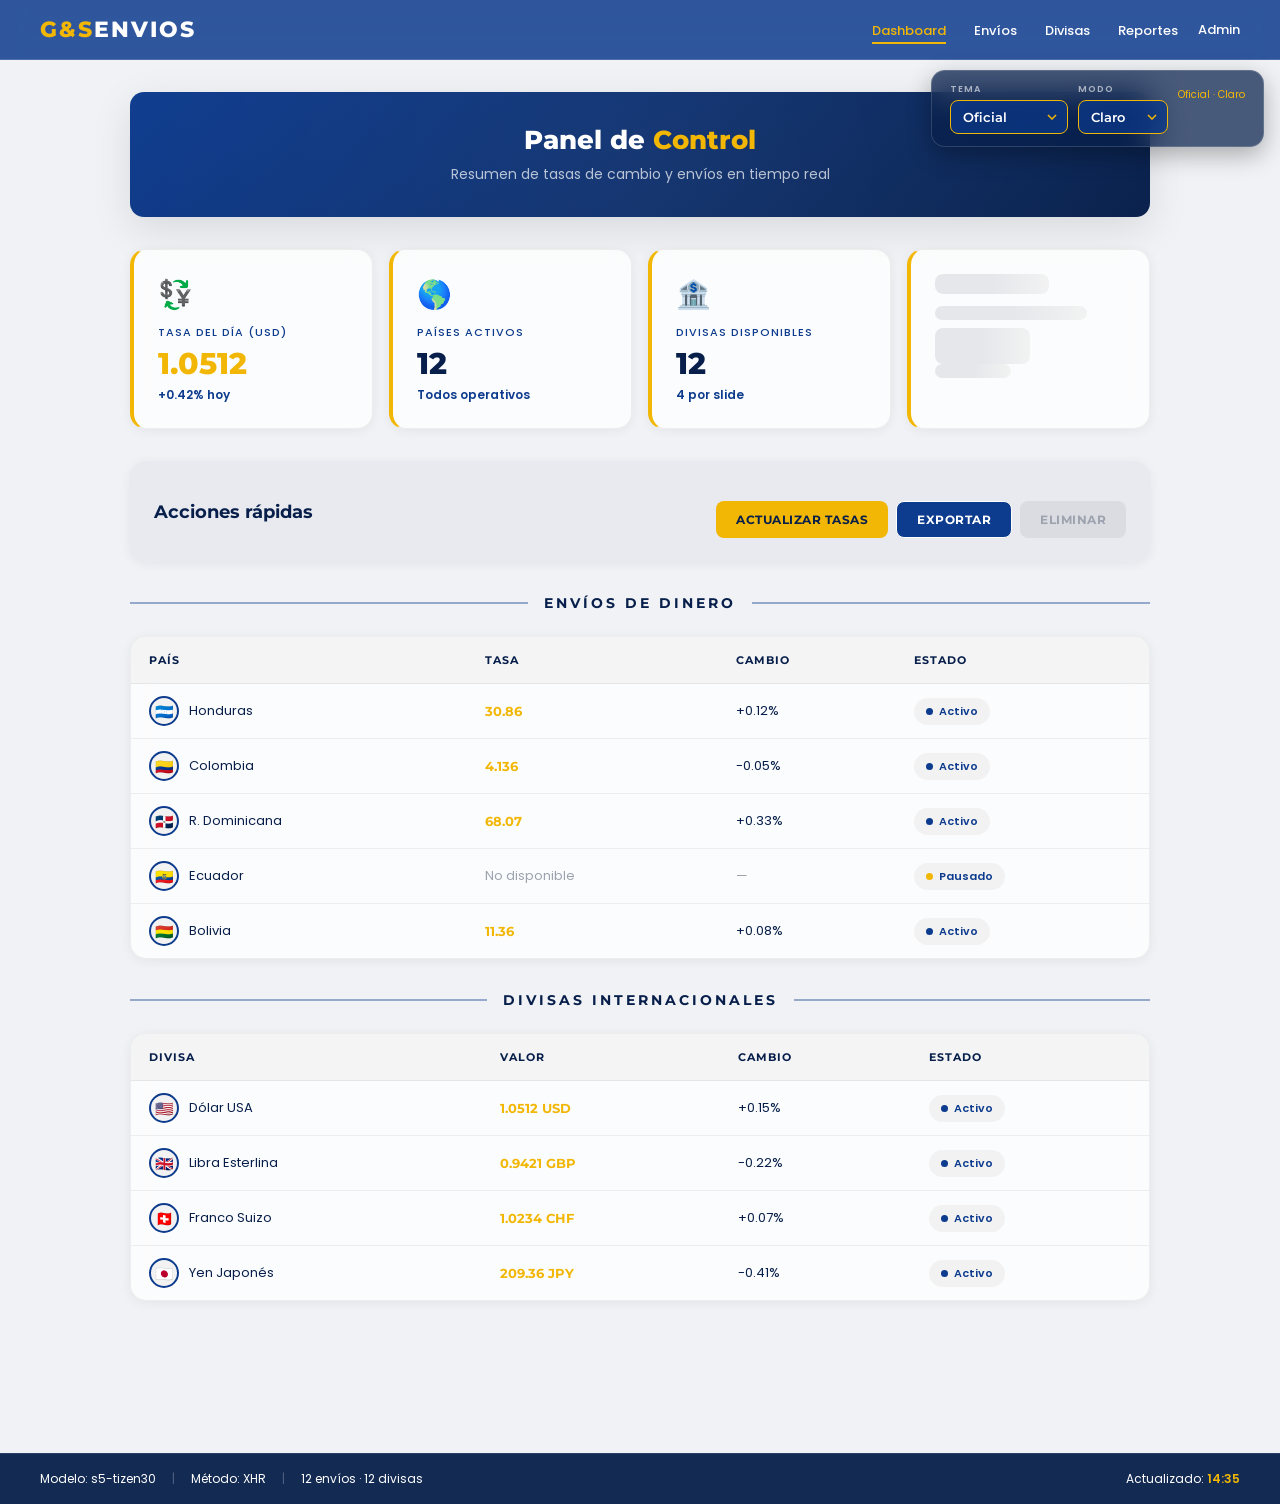
<file: test.html>
<!doctype html>
<html lang="es">

<head>
    <meta charset="UTF-8" />
    <meta name="viewport" content="width=device-width, initial-scale=1.0" />
    <title>GSEnvíos - Visor de Temas v5</title>
    <link rel="preconnect" href="https://fonts.googleapis.com" />
    <link rel="preconnect" href="https://fonts.gstatic.com" crossorigin />
    <link
        href="https://fonts.googleapis.com/css2?family=Montserrat:ital,wght@0,400;0,500;0,600;0,700;0,800;0,900;1,400&family=Poppins:ital,wght@0,300;0,400;0,500;0,600;0,700&display=swap"
        rel="stylesheet" />
    <style>
        /* ============================================================
           VISOR DE TEMAS GSENVIOS v5
           Oficial: glassmorphism + ripple + hero animado + skeleton + clamp
           Alternativo: sin efectos modernos, compatible Tizen, degradados
           Variables de espaciado en AMBOS temas
           ============================================================ */
        * {
            margin: 0;
            padding: 0;
            box-sizing: border-box;
        }

        body {
            font-family: "Poppins", sans-serif;
            min-height: 100vh;
            transition: background 0.4s, color 0.4s;
        }

        h1,
        h2,
        h3,
        h4 {
            font-family: "Montserrat", sans-serif;
        }

        /* ============================================================
           VARIABLES DE ESPACIADO (compartidas)
           ============================================================ */
        :root {
            --space-xs: 4px;
            --space-sm: 8px;
            --space-md: 16px;
            --space-lg: 24px;
            --space-xl: 32px;
            --space-2xl: 40px;
            --space-3xl: 48px;
        }

        /* ============================================================
           TEMA OFICIAL - CLARO (glassmorphism + efectos modernos)
           ============================================================ */
        body,
        .theme-oficial.theme-light {
            --bg: #f0f2f5;
            --bg-alt: #e8eaef;
            --surface: rgba(255, 255, 255, 0.8);
            --surface-solid: #FFFFFF;
            --text: #071F4A;
            --text-secondary: #0D3B8E;
            --text-muted: #9CA3AF;
            --title: #071F4A;
            --border: rgba(0, 0, 0, 0.06);
            --border-accent: #F2B705;
            --table-header: rgba(0, 0, 0, 0.03);
            --table-border: rgba(0, 0, 0, 0.06);
            --shadow: 0 2px 12px rgba(0, 0, 0, 0.06);
            --shadow-hover: 0 8px 30px rgba(0, 0, 0, 0.12);
            --shadow-lg: 0 12px 40px rgba(0, 0, 0, 0.10);
            --header-bg: rgba(13, 59, 142, 0.85);
            --header-text: #FFFFFF;
            --footer-bg: rgba(7, 31, 74, 0.95);
            --footer-text: #FFFFFF;
            --flag-bg: #F2F2F2;
            --flag-border: #0D3B8E;
            --badge-bg: #F2F2F2;
            --badge-text: #0D3B8E;
            --badge-dot: #0D3B8E;
            --badge-warning-dot: #F2B705;
            --divider-color: #0D3B8E;
            --card-bg: rgba(255, 255, 255, 0.75);
            --card-text: #071F4A;
            --card-title: #0D3B8E;
            --card-value: #071F4A;
            --card-value-highlight: #F2B705;
            --hero-bg: linear-gradient(135deg, #0D3B8E 0%, #071F4A 50%, #0D3B8E 100%);
            --hero-text: #FFFFFF;
            --rate-color: #F2B705;
            --btn-primary-bg: #F2B705;
            --btn-primary-text: #071F4A;
            --btn-primary-hover: #D4A017;
            --btn-secondary-bg: #0D3B8E;
            --btn-secondary-text: #FFFFFF;
            --btn-secondary-hover: #071F4A;
            --btn-disabled-bg: rgba(0, 0, 0, 0.06);
            --btn-disabled-text: #9CA3AF;
            --skeleton-base: #E5E7EB;
            --skeleton-shine: #F2F2F2;
        }

        .theme-oficial.theme-dark {
            --bg: #0a1628;
            --bg-alt: #0f1f35;
            --surface: rgba(13, 59, 142, 0.5);
            --surface-solid: #0D3B8E;
            --text: #FFFFFF;
            --text-secondary: #F2B705;
            --text-muted: rgba(255, 255, 255, 0.50);
            --title: #FFFFFF;
            --border: rgba(255, 255, 255, 0.10);
            --table-header: rgba(242, 183, 5, 0.06);
            --table-border: rgba(255, 255, 255, 0.08);
            --shadow: 0 4px 20px rgba(0, 0, 0, 0.30);
            --shadow-hover: 0 8px 35px rgba(0, 0, 0, 0.45);
            --shadow-lg: 0 12px 45px rgba(0, 0, 0, 0.40);
            --header-bg: rgba(7, 31, 74, 0.75);
            --footer-bg: rgba(7, 31, 74, 0.90);
            --card-bg: rgba(13, 59, 142, 0.45);
            --card-text: #FFFFFF;
            --card-title: #FFFFFF;
            --card-value: #FFFFFF;
            --btn-secondary-bg: transparent;
            --btn-disabled-bg: rgba(255, 255, 255, 0.06);
            --btn-disabled-text: rgba(255, 255, 255, 0.25);
            --skeleton-base: rgba(255, 255, 255, 0.08);
            --skeleton-shine: rgba(255, 255, 255, 0.15);
            --flag-bg: rgba(255, 255, 255, 0.08);
            --flag-border: #F2B705;
            --badge-bg: rgba(242, 183, 5, 0.12);
            --badge-text: #F2B705;
            --badge-dot: #F2B705;
            --divider-color: #F2B705;
        }

        /* ============================================================
           TEMA ALTERNATIVO - SIN EFECTOS MODERNOS
           ============================================================ */
        .theme-alternativo.theme-dark {
            --bg: #071F4A;
            --bg-alt: #0A1F3D;
            --surface: #0D3B8E;
            --text: #FFFFFF;
            --text-secondary: #d1d5db;
            --text-muted: #9CA3AF;
            --title: #FFFFFF;
            --border: rgba(255, 255, 255, 0.15);
            --table-header: rgba(242, 183, 5, 0.10);
            --table-border: rgba(255, 255, 255, 0.10);
            --shadow: 0 6px 16px rgba(0, 0, 0, 0.25);
            --shadow-hover: 0 6px 16px rgba(0, 0, 0, 0.25);
            --shadow-lg: 0 6px 16px rgba(0, 0, 0, 0.25);
            --header-bg: transparent;
            --header-text: #FFFFFF;
            --footer-bg: rgba(7, 31, 74, 0.90);
            --footer-text: #FFFFFF;
            --flag-bg: rgba(242, 183, 5, 0.10);
            --flag-border: #F2B705;
            --badge-bg: rgba(242, 183, 5, 0.15);
            --badge-text: #F2B705;
            --badge-dot: #F2B705;
            --badge-warning-dot: #F2B705;
            --divider-color: #F2B705;
            --card-bg: linear-gradient(135deg, #0D3B8E, #071F4A);
            --card-text: #FFFFFF;
            --card-title: #FFFFFF;
            --card-value: #F2B705;
            --card-value-highlight: #F2B705;
            --hero-bg: linear-gradient(135deg, #0D3B8E, #071F4A);
            --hero-text: #FFFFFF;
            --rate-color: #F2B705;
            --btn-primary-bg: #F2B705;
            --btn-primary-text: #071F4A;
            --btn-primary-hover: #D4A017;
            --btn-secondary-bg: transparent;
            --btn-secondary-text: #FFFFFF;
            --btn-secondary-hover: #FFFFFF;
            --btn-disabled-bg: rgba(255, 255, 255, 0.10);
            --btn-disabled-text: rgba(255, 255, 255, 0.30);
            --skeleton-base: rgba(255, 255, 255, 0.10);
            --skeleton-shine: rgba(255, 255, 255, 0.18);
        }

        .theme-alternativo.theme-light {
            --bg: #FFFFFF;
            --bg-alt: #F2F2F2;
            --surface: #F2F2F2;
            --text: #071F4A;
            --text-secondary: #0D3B8E;
            --text-muted: #9CA3AF;
            --title: #0D3B8E;
            --border: #F2F2F2;
            --table-header: #F2F2F2;
            --table-border: #E5E7EB;
            --shadow: 0 2px 8px rgba(0, 0, 0, 0.06);
            --shadow-hover: 0 2px 8px rgba(0, 0, 0, 0.06);
            --shadow-lg: 0 2px 8px rgba(0, 0, 0, 0.06);
            --header-bg: #FFFFFF;
            --header-text: #0D3B8E;
            --footer-bg: rgba(7, 31, 74, 0.90);
            --footer-text: #FFFFFF;
            --flag-bg: #F2F2F2;
            --flag-border: #0D3B8E;
            --badge-bg: #F2F2F2;
            --badge-text: #0D3B8E;
            --badge-dot: #0D3B8E;
            --badge-warning-dot: #F2B705;
            --divider-color: #0D3B8E;
            --card-bg: #FFFFFF;
            --card-text: #071F4A;
            --card-title: #0D3B8E;
            --card-value: #0D3B8E;
            --card-value-highlight: #F2B705;
            --hero-bg: linear-gradient(135deg, #0D3B8E, #071F4A);
            --hero-text: #FFFFFF;
            --rate-color: #F2B705;
            --btn-primary-bg: #F2B705;
            --btn-primary-text: #071F4A;
            --btn-primary-hover: #D4A017;
            --btn-secondary-bg: #0D3B8E;
            --btn-secondary-text: #FFFFFF;
            --btn-secondary-hover: #071F4A;
            --btn-disabled-bg: #F2F2F2;
            --btn-disabled-text: #9CA3AF;
            --skeleton-base: #E5E7EB;
            --skeleton-shine: #F2F2F2;
        }

        /* ============================================================
           DARK MODE AUTOMÁTICO
           ============================================================ */
        @media (prefers-color-scheme: dark) {
            body.theme-oficial:not(.theme-light):not(.theme-dark) {
                --bg: #0a1628;
                --surface: rgba(13, 59, 142, 0.5);
                --text: #FFFFFF;
                --card-bg: rgba(13, 59, 142, 0.45);
                --card-text: #FFFFFF;
                --card-title: #FFFFFF;
                --card-value: #FFFFFF;
            }
        }

        /* ============================================================
           BASE
           ============================================================ */
        body {
            background: var(--bg);
            color: var(--text);
        }

        .theme-alternativo.theme-dark body {
            background: -webkit-radial-gradient(20% 10%, circle, #0D3B8E 0%, #071F4A 100%);
            background: radial-gradient(circle at 20% 10%, #0D3B8E 0%, #071F4A 100%);
        }

        /* ========== BARRA DE CONTROL ========== */
        .control-bar {
            position: fixed;
            top: 70px;
            right: var(--space-md);
            z-index: 99999;
            display: flex;
            gap: 10px;
            background: rgba(7, 31, 74, 0.72);
            padding: 12px 18px;
            border-radius: 14px;
            border: 1px solid rgba(255, 255, 255, 0.15);
            backdrop-filter: blur(16px);
            box-shadow: 0 8px 24px rgba(0, 0, 0, 0.3);
        }

        .control-bar__group {
            display: flex;
            flex-direction: column;
            gap: 4px;
        }

        .control-bar__label {
            color: rgba(255, 255, 255, 0.60);
            font-size: 9px;
            font-weight: 600;
            text-transform: uppercase;
            letter-spacing: 1px;
        }

        .control-bar select {
            background: rgba(13, 59, 142, 0.70);
            backdrop-filter: blur(16px);
            color: #FFFFFF;
            border: 1px solid #F2B705;
            padding: var(--space-sm) 28px var(--space-sm) 12px;
            border-radius: 8px;
            font-family: "Montserrat", sans-serif;
            font-size: 13px;
            font-weight: 600;
            cursor: pointer;
            appearance: none;
            -webkit-appearance: none;
            background-image: url("data:image/svg+xml,%3Csvg xmlns='http://www.w3.org/2000/svg' width='10' height='6' viewBox='0 0 10 6'%3E%3Cpath d='M1 1l4 4 4-4' stroke='%23F2B705' stroke-width='1.5' fill='none'/%3E%3C/svg%3E");
            background-repeat: no-repeat;
            background-position: right 10px center;
        }

        .control-bar__info {
            color: #F2B705;
            font-size: 10px;
            text-align: center;
            margin-top: 4px;
        }

        /* ========== HEADER ========== */
        .header {
            background: var(--header-bg);
            padding: var(--space-md) var(--space-2xl);
            display: flex;
            justify-content: space-between;
            align-items: center;
            border-bottom: 3px solid #F2B705;
        }

        .theme-oficial .header {
            backdrop-filter: blur(12px);
            -webkit-backdrop-filter: blur(12px);
            position: sticky;
            top: 0;
            z-index: 1000;
            border-bottom: 1px solid rgba(255, 255, 255, 0.15);
        }

        .header__brand {
            font-family: "Montserrat", sans-serif;
            font-size: 22px;
            font-weight: 800;
            color: var(--header-text);
            letter-spacing: 2px;
        }

        .header__brand span {
            color: #F2B705;
        }

        .header__right {
            display: flex;
            align-items: center;
            gap: 20px;
        }

        .header__nav {
            display: flex;
            gap: 28px;
            list-style: none;
        }

        .header__nav a {
            color: var(--header-text);
            text-decoration: none;
            font-size: 13px;
            font-weight: 500;
            transition: color 0.2s;
        }

        .theme-oficial .header__nav a {
            position: relative;
        }

        .theme-oficial .header__nav a::after {
            content: '';
            position: absolute;
            bottom: -4px;
            left: 0;
            width: 0;
            height: 2px;
            background: #F2B705;
            transition: width 0.3s;
        }

        .theme-oficial .header__nav a:hover::after,
        .theme-oficial .header__nav a.active::after {
            width: 100%;
        }

        .header__nav a:hover,
        .header__nav a.active {
            color: #F2B705;
        }

        .header__user {
            color: var(--header-text);
            font-size: 13px;
            font-weight: 500;
        }

        /* ========== CONTENIDO ========== */
        .content {
            max-width: 1100px;
            margin: 0 auto;
            padding: var(--space-xl) var(--space-2xl) 120px;
        }

        /* ========== HERO ========== */
        .hero {
            background: var(--hero-bg);
            border-radius: 14px;
            padding: var(--space-xl) var(--space-2xl);
            text-align: center;
            margin-bottom: var(--space-xl);
            box-shadow: var(--shadow-lg);
            position: relative;
            overflow: hidden;
        }

        .theme-oficial .hero {
            background-size: 200% 200%;
            animation: heroShift 8s ease-in-out infinite alternate;
        }

        .theme-oficial .hero::before {
            content: '';
            position: absolute;
            top: -50%;
            left: -50%;
            width: 200%;
            height: 200%;
            background: radial-gradient(circle, rgba(255, 255, 255, 0.05) 0%, transparent 70%);
            animation: heroGlow 6s linear infinite;
        }

        .theme-alternativo .hero {
            background-size: 100% 100%;
            animation: none;
        }

        .theme-alternativo .hero::before {
            display: none;
        }

        @keyframes heroShift {
            0% {
                background-position: 0% 0%;
            }

            100% {
                background-position: 100% 100%;
            }
        }

        @keyframes heroGlow {
            0% {
                transform: rotate(0deg);
            }

            100% {
                transform: rotate(360deg);
            }
        }

        .hero__title {
            font-family: "Montserrat", sans-serif;
            font-size: 26px;
            font-weight: 800;
            color: var(--hero-text);
            position: relative;
            z-index: 1;
        }

        .hero__title span {
            color: #F2B705;
        }

        .hero__subtitle {
            font-size: 14px;
            color: rgba(255, 255, 255, 0.70);
            margin-top: var(--space-sm);
            position: relative;
            z-index: 1;
        }

        /* ========== SECCIÓN ALTERNATIVA ========== */
        .section-alt {
            background: var(--bg-alt);
            border-radius: 16px;
            padding: var(--space-lg);
            margin-bottom: var(--space-xl);
            box-shadow: var(--shadow);
        }

        .theme-oficial .section-alt {
            backdrop-filter: blur(12px);
        }

        /* ========== CARDS KPI ========== */
        .kpi-grid {
            display: grid;
            grid-template-columns: repeat(4, 1fr);
            gap: var(--space-md);
            margin-bottom: var(--space-xl);
        }

        .kpi-card {
            background: var(--card-bg);
            border: 1px solid var(--border);
            border-left: 4px solid var(--border-accent);
            border-radius: 16px;
            padding: var(--space-lg);
            box-shadow: var(--shadow);
            position: relative;
            overflow: hidden;
            cursor: default;
        }

        .theme-oficial .kpi-card {
            backdrop-filter: blur(12px);
            -webkit-backdrop-filter: blur(12px);
            transition: transform 0.3s cubic-bezier(0.34, 1.56, 0.64, 1),
                box-shadow 0.3s ease, border-color 0.3s;
        }

        .theme-oficial .kpi-card::after {
            content: '';
            position: absolute;
            top: 0;
            left: -100%;
            width: 100%;
            height: 100%;
            background: linear-gradient(90deg, transparent, rgba(255, 255, 255, 0.08), transparent);
            transition: left 0.6s;
        }

        .theme-oficial .kpi-card:hover::after {
            left: 100%;
        }

        .theme-oficial .kpi-card:hover {
            transform: translateY(-4px) scale(1.02);
            box-shadow: var(--shadow-hover);
        }

        .theme-oficial .kpi-card:active {
            transform: scale(0.98);
        }

        .theme-alternativo .kpi-card {
            transition: none;
        }

        .theme-alternativo .kpi-card::after {
            display: none;
        }

        .theme-alternativo .kpi-card:hover {
            transform: none;
            box-shadow: var(--shadow);
        }

        .kpi-card--disabled {
            opacity: 0.5;
            pointer-events: none;
        }

        .kpi-card--disabled .kpi-card__value {
            color: var(--text-muted);
        }

        .kpi-card__icon {
            font-size: 28px;
            margin-bottom: var(--space-sm);
        }

        .kpi-card__label {
            font-size: 11px;
            font-weight: 500;
            color: var(--text-secondary);
            text-transform: uppercase;
            letter-spacing: 1px;
            margin-bottom: var(--space-xs);
        }

        .kpi-card__value {
            font-family: "Montserrat", sans-serif;
            font-size: 30px;
            font-weight: 800;
            color: var(--card-value);
        }

        .kpi-card__value--highlight {
            color: var(--card-value-highlight) !important;
        }

        .kpi-card__trend {
            font-size: 12px;
            font-weight: 600;
            margin-top: var(--space-xs);
            color: var(--text-secondary);
        }

        /* ========== SKELETON (solo Oficial) ========== */
        .theme-oficial .skeleton {
            background: linear-gradient(90deg,
                    var(--skeleton-base) 25%,
                    var(--skeleton-shine) 50%,
                    var(--skeleton-base) 75%);
            background-size: 200% 100%;
            animation: skeletonShine 1.5s ease-in-out infinite;
            border-radius: 8px;
        }

        @keyframes skeletonShine {
            0% {
                background-position: 200% 0;
            }

            100% {
                background-position: -200% 0;
            }
        }

        .skeleton--text {
            height: 14px;
            width: 80%;
            margin-bottom: var(--space-sm);
        }

        .skeleton--title {
            height: 20px;
            width: 60%;
            margin-bottom: 12px;
        }

        .skeleton--value {
            height: 36px;
            width: 50%;
        }

        .theme-alternativo .skeleton {
            background: var(--skeleton-base);
            animation: none;
        }

        /* ========== DIVIDER ========== */
        .divider {
            display: flex;
            align-items: center;
            gap: var(--space-md);
            margin: var(--space-lg) 0;
        }

        .divider__line {
            flex: 1;
            height: 2px;
            background: var(--divider-color);
            opacity: 0.4;
        }

        .divider__text {
            font-family: "Montserrat", sans-serif;
            font-size: 14px;
            font-weight: 700;
            color: var(--title);
            letter-spacing: 3px;
            text-transform: uppercase;
            white-space: nowrap;
        }

        /* ========== TABLA ========== */
        .section-title {
            font-family: "Montserrat", sans-serif;
            font-size: 18px;
            font-weight: 700;
            color: var(--title);
            margin-bottom: var(--space-md);
        }

        .table-wrapper {
            background: var(--card-bg);
            border: 1px solid var(--border);
            border-radius: 16px;
            overflow: hidden;
            box-shadow: var(--shadow);
            margin-bottom: var(--space-xl);
        }

        .theme-oficial .table-wrapper {
            backdrop-filter: blur(12px);
        }

        table {
            width: 100%;
            border-collapse: collapse;
        }

        th {
            background: var(--table-header);
            font-family: "Montserrat", sans-serif;
            font-size: 11px;
            font-weight: 700;
            color: var(--title);
            text-transform: uppercase;
            letter-spacing: 1px;
            padding: var(--space-md) 18px;
            text-align: left;
        }

        td {
            padding: 12px 18px;
            border-top: 1px solid var(--table-border);
            font-size: 13px;
            color: var(--card-text);
        }

        .theme-oficial tr:hover td {
            background: var(--table-header);
        }

        .rate {
            font-family: "Montserrat", sans-serif;
            font-weight: 700;
            color: var(--rate-color);
        }

        .muted {
            color: var(--text-muted);
        }

        .flag-circle {
            display: inline-flex;
            width: 30px;
            height: 30px;
            border-radius: 50%;
            background: var(--flag-bg);
            align-items: center;
            justify-content: center;
            margin-right: 10px;
            font-size: 15px;
            vertical-align: middle;
            border: 2px solid var(--flag-border);
        }

        /* ========== BADGES ========== */
        .badge {
            display: inline-flex;
            align-items: center;
            gap: 6px;
            font-size: 11px;
            font-weight: 600;
            padding: 5px 12px;
            border-radius: 20px;
            background: var(--badge-bg);
            color: var(--badge-text);
        }

        .badge__dot {
            width: 7px;
            height: 7px;
            border-radius: 50%;
            background: var(--badge-dot);
        }

        .badge--warning .badge__dot {
            background: var(--badge-warning-dot);
        }

        /* ========== BOTONES ========== */
        .btn {
            font-family: "Montserrat", sans-serif;
            font-size: 12px;
            font-weight: 700;
            padding: 10px 20px;
            border-radius: 8px;
            border: none;
            cursor: pointer;
            text-transform: uppercase;
            letter-spacing: 0.5px;
            text-decoration: none;
            display: inline-block;
        }

        .theme-oficial .btn {
            position: relative;
            overflow: hidden;
            transition: all 0.3s cubic-bezier(0.34, 1.56, 0.64, 1);
        }

        .theme-oficial .btn::after {
            content: '';
            position: absolute;
            top: 50%;
            left: 50%;
            width: 0;
            height: 0;
            border-radius: 50%;
            background: rgba(255, 255, 255, 0.3);
            transition: all 0.5s;
            transform: translate(-50%, -50%);
        }

        .theme-oficial .btn:active::after {
            width: 300px;
            height: 300px;
        }

        .theme-oficial .btn--primary:hover {
            transform: translateY(-2px);
            box-shadow: 0 6px 20px rgba(242, 183, 5, 0.3);
        }

        .theme-oficial .btn--secondary:hover {
            transform: translateY(-2px);
        }

        .theme-alternativo .btn {
            transition: background 0.2s;
        }

        .theme-alternativo .btn::after {
            display: none;
        }

        .btn--primary {
            background: var(--btn-primary-bg);
            color: var(--btn-primary-text);
        }

        .btn--primary:hover {
            background: var(--btn-primary-hover);
        }

        .btn--secondary {
            background: var(--btn-secondary-bg);
            color: var(--btn-secondary-text);
            border: 1px solid var(--btn-secondary-text);
        }

        .btn--secondary:hover {
            background: var(--btn-secondary-hover);
            color: var(--btn-secondary-bg);
        }

        .btn--disabled {
            background: var(--btn-disabled-bg);
            color: var(--btn-disabled-text);
            cursor: not-allowed;
            pointer-events: none;
        }

        .btn--small {
            font-size: 10px;
            padding: 6px 14px;
        }

        .btn-row {
            display: flex;
            gap: var(--space-sm);
            margin-top: var(--space-md);
        }

        /* ========== FOOTER ========== */
        .footer {
            width: 100%;
            background: var(--footer-bg);
            padding: var(--space-md) var(--space-2xl);
            display: flex;
            justify-content: space-between;
            align-items: center;
            font-size: 12px;
            color: var(--footer-text);
            border-top: 1px solid rgba(255, 255, 255, 0.10);
            z-index: 100;
        }

        .theme-oficial .footer {
            backdrop-filter: blur(12px);
        }

        .footer__info {
            display: flex;
            align-items: center;
            gap: var(--space-md);
        }

        .footer__separator {
            color: rgba(255, 255, 255, 0.25);
        }

        .footer__link {
            color: #F2B705;
            text-decoration: none;
            font-weight: 600;
        }

        .footer__link:hover {
            text-decoration: underline;
        }

        /* ========== SCROLLBAR ========== */
        ::-webkit-scrollbar {
            width: 6px;
        }

        ::-webkit-scrollbar-track {
            background: transparent;
        }

        ::-webkit-scrollbar-thumb {
            background: #0D3B8E;
            border-radius: 3px;
        }
    </style>
</head>

<body class="theme-oficial theme-light">

    <!-- BARRA DE CONTROL -->
    <div class="control-bar">
        <div class="control-bar__group">
            <span class="control-bar__label">Tema</span>
            <select id="themeSelect">
                <option value="oficial">Oficial</option>
                <option value="alternativo">Alternativo</option>
            </select>
        </div>
        <div class="control-bar__group">
            <span class="control-bar__label">Modo</span>
            <select id="modeSelect">
                <option value="light">Claro</option>
                <option value="dark">Oscuro</option>
                <option value="auto">Auto</option>
            </select>
        </div>
        <div class="control-bar__info" id="currentThemeLabel">Oficial · Claro</div>
    </div>

    <!-- HEADER -->
    <header class="header">
        <div class="header__brand"><span>G&S</span>ENVIOS</div>
        <div class="header__right">
            <ul class="header__nav">
                <li><a href="#" class="active">Dashboard</a></li>
                <li><a href="#">Envíos</a></li>
                <li><a href="#">Divisas</a></li>
                <li><a href="#">Reportes</a></li>
            </ul>
            <div class="header__user">Admin</div>
        </div>
    </header>

    <!-- CONTENIDO -->
    <main class="content">

        <!-- HERO -->
        <div class="hero">
            <div class="hero__title">Panel de <span>Control</span></div>
            <div class="hero__subtitle">Resumen de tasas de cambio y envíos en tiempo real</div>
        </div>

        <!-- KPIs -->
        <div class="kpi-grid">
            <div class="kpi-card">
                <div class="kpi-card__icon">💱</div>
                <div class="kpi-card__label">Tasa del día (USD)</div>
                <div class="kpi-card__value kpi-card__value--highlight">1.0512</div>
                <div class="kpi-card__trend">+0.42% hoy</div>
            </div>
            <div class="kpi-card">
                <div class="kpi-card__icon">🌎</div>
                <div class="kpi-card__label">Países activos</div>
                <div class="kpi-card__value">12</div>
                <div class="kpi-card__trend">Todos operativos</div>
            </div>
            <div class="kpi-card">
                <div class="kpi-card__icon">🏦</div>
                <div class="kpi-card__label">Divisas disponibles</div>
                <div class="kpi-card__value">12</div>
                <div class="kpi-card__trend">4 por slide</div>
            </div>
            <div class="kpi-card" id="skeletonCard">
                <div class="skeleton skeleton--title"></div>
                <div class="skeleton skeleton--text"></div>
                <div class="skeleton skeleton--value"></div>
                <div class="skeleton skeleton--text" style="width:40%;"></div>
            </div>
        </div>

        <!-- SECCIÓN ALTERNATIVA -->
        <div class="section-alt">
            <div style="display:flex;justify-content:space-between;align-items:center;flex-wrap:wrap;gap:12px;">
                <div class="section-title" style="margin-bottom:0;">Acciones rápidas</div>
                <div class="btn-row">
                    <button class="btn btn--primary">Actualizar tasas</button>
                    <button class="btn btn--secondary">Exportar</button>
                    <button class="btn btn--disabled">Eliminar</button>
                </div>
            </div>
        </div>

        <!-- DIVISOR -->
        <div class="divider">
            <div class="divider__line"></div>
            <div class="divider__text">Envíos de Dinero</div>
            <div class="divider__line"></div>
        </div>

        <!-- TABLA ENVÍOS -->
        <div class="table-wrapper">
            <table>
                <thead>
                    <tr>
                        <th>País</th>
                        <th>Tasa</th>
                        <th>Cambio</th>
                        <th>Estado</th>
                    </tr>
                </thead>
                <tbody>
                    <tr>
                        <td><span class="flag-circle">🇭🇳</span>Honduras</td>
                        <td class="rate">30.86</td>
                        <td>+0.12%</td>
                        <td><span class="badge"><span class="badge__dot"></span>Activo</span></td>
                    </tr>
                    <tr>
                        <td><span class="flag-circle">🇨🇴</span>Colombia</td>
                        <td class="rate">4.136</td>
                        <td>-0.05%</td>
                        <td><span class="badge"><span class="badge__dot"></span>Activo</span></td>
                    </tr>
                    <tr>
                        <td><span class="flag-circle">🇩🇴</span>R. Dominicana</td>
                        <td class="rate">68.07</td>
                        <td>+0.33%</td>
                        <td><span class="badge"><span class="badge__dot"></span>Activo</span></td>
                    </tr>
                    <tr>
                        <td><span class="flag-circle">🇪🇨</span>Ecuador</td>
                        <td class="muted">No disponible</td>
                        <td class="muted">—</td>
                        <td><span class="badge badge--warning"><span class="badge__dot"></span>Pausado</span></td>
                    </tr>
                    <tr>
                        <td><span class="flag-circle">🇧🇴</span>Bolivia</td>
                        <td class="rate">11.36</td>
                        <td>+0.08%</td>
                        <td><span class="badge"><span class="badge__dot"></span>Activo</span></td>
                    </tr>
                </tbody>
            </table>
        </div>

        <!-- DIVISOR -->
        <div class="divider">
            <div class="divider__line"></div>
            <div class="divider__text">Divisas Internacionales</div>
            <div class="divider__line"></div>
        </div>

        <!-- TABLA DIVISAS -->
        <div class="table-wrapper">
            <table>
                <thead>
                    <tr>
                        <th>Divisa</th>
                        <th>Valor</th>
                        <th>Cambio</th>
                        <th>Estado</th>
                    </tr>
                </thead>
                <tbody>
                    <tr>
                        <td><span class="flag-circle">🇺🇸</span>Dólar USA</td>
                        <td class="rate">1.0512 USD</td>
                        <td>+0.15%</td>
                        <td><span class="badge"><span class="badge__dot"></span>Activo</span></td>
                    </tr>
                    <tr>
                        <td><span class="flag-circle">🇬🇧</span>Libra Esterlina</td>
                        <td class="rate">0.9421 GBP</td>
                        <td>-0.22%</td>
                        <td><span class="badge"><span class="badge__dot"></span>Activo</span></td>
                    </tr>
                    <tr>
                        <td><span class="flag-circle">🇨🇭</span>Franco Suizo</td>
                        <td class="rate">1.0234 CHF</td>
                        <td>+0.07%</td>
                        <td><span class="badge"><span class="badge__dot"></span>Activo</span></td>
                    </tr>
                    <tr>
                        <td><span class="flag-circle">🇯🇵</span>Yen Japonés</td>
                        <td class="rate">209.36 JPY</td>
                        <td>-0.41%</td>
                        <td><span class="badge"><span class="badge__dot"></span>Activo</span></td>
                    </tr>
                </tbody>
            </table>
        </div>

    </main>

    <!-- FOOTER -->
    <footer class="footer">
        <div class="footer__info">
            <span>Modelo: s5-tizen30</span><span class="footer__separator">|</span>
            <span>Método: XHR</span><span class="footer__separator">|</span>
            <span>12 envíos · 12 divisas</span>
        </div>
        <div>Actualizado: <span style="color:#F2B705;font-weight:600;">14:35</span></div>
    </footer>

    <script>
        const body = document.body;
        const themeSelect = document.getElementById('themeSelect');
        const modeSelect = document.getElementById('modeSelect');
        const label = document.getElementById('currentThemeLabel');
        const themeNames = { oficial: 'Oficial', alternativo: 'Alternativo' };
        const modeNames = { light: 'Claro', dark: 'Oscuro', auto: 'Auto' };

        function getPreferredMode() {
            return window.matchMedia('(prefers-color-scheme: dark)').matches ? 'dark' : 'light';
        }

        function updateTheme() {
            const theme = themeSelect.value;
            let mode = modeSelect.value;
            if (mode === 'auto') mode = getPreferredMode();
            body.className = '';
            body.classList.add('theme-' + theme, 'theme-' + mode);
            label.textContent = themeNames[theme] + ' · ' + modeNames[modeSelect.value];
        }

        themeSelect.addEventListener('change', updateTheme);
        modeSelect.addEventListener('change', updateTheme);
        window.matchMedia('(prefers-color-scheme: dark)').addEventListener('change', function () {
            if (modeSelect.value === 'auto') updateTheme();
        });

        setTimeout(function () {
            var skeletonCard = document.getElementById('skeletonCard');
            if (skeletonCard) {
                skeletonCard.innerHTML = `
                    <div class="kpi-card__icon">🕐</div>
                    <div class="kpi-card__label">Última actualización</div>
                    <div class="kpi-card__value" style="font-size:20px;">14:35</div>
                    <div class="kpi-card__trend"><span class="badge"><span class="badge__dot"></span>En línea</span></div>
                `;
            }
        }, 3000);
    </script>

</body>

</html>
</file>
